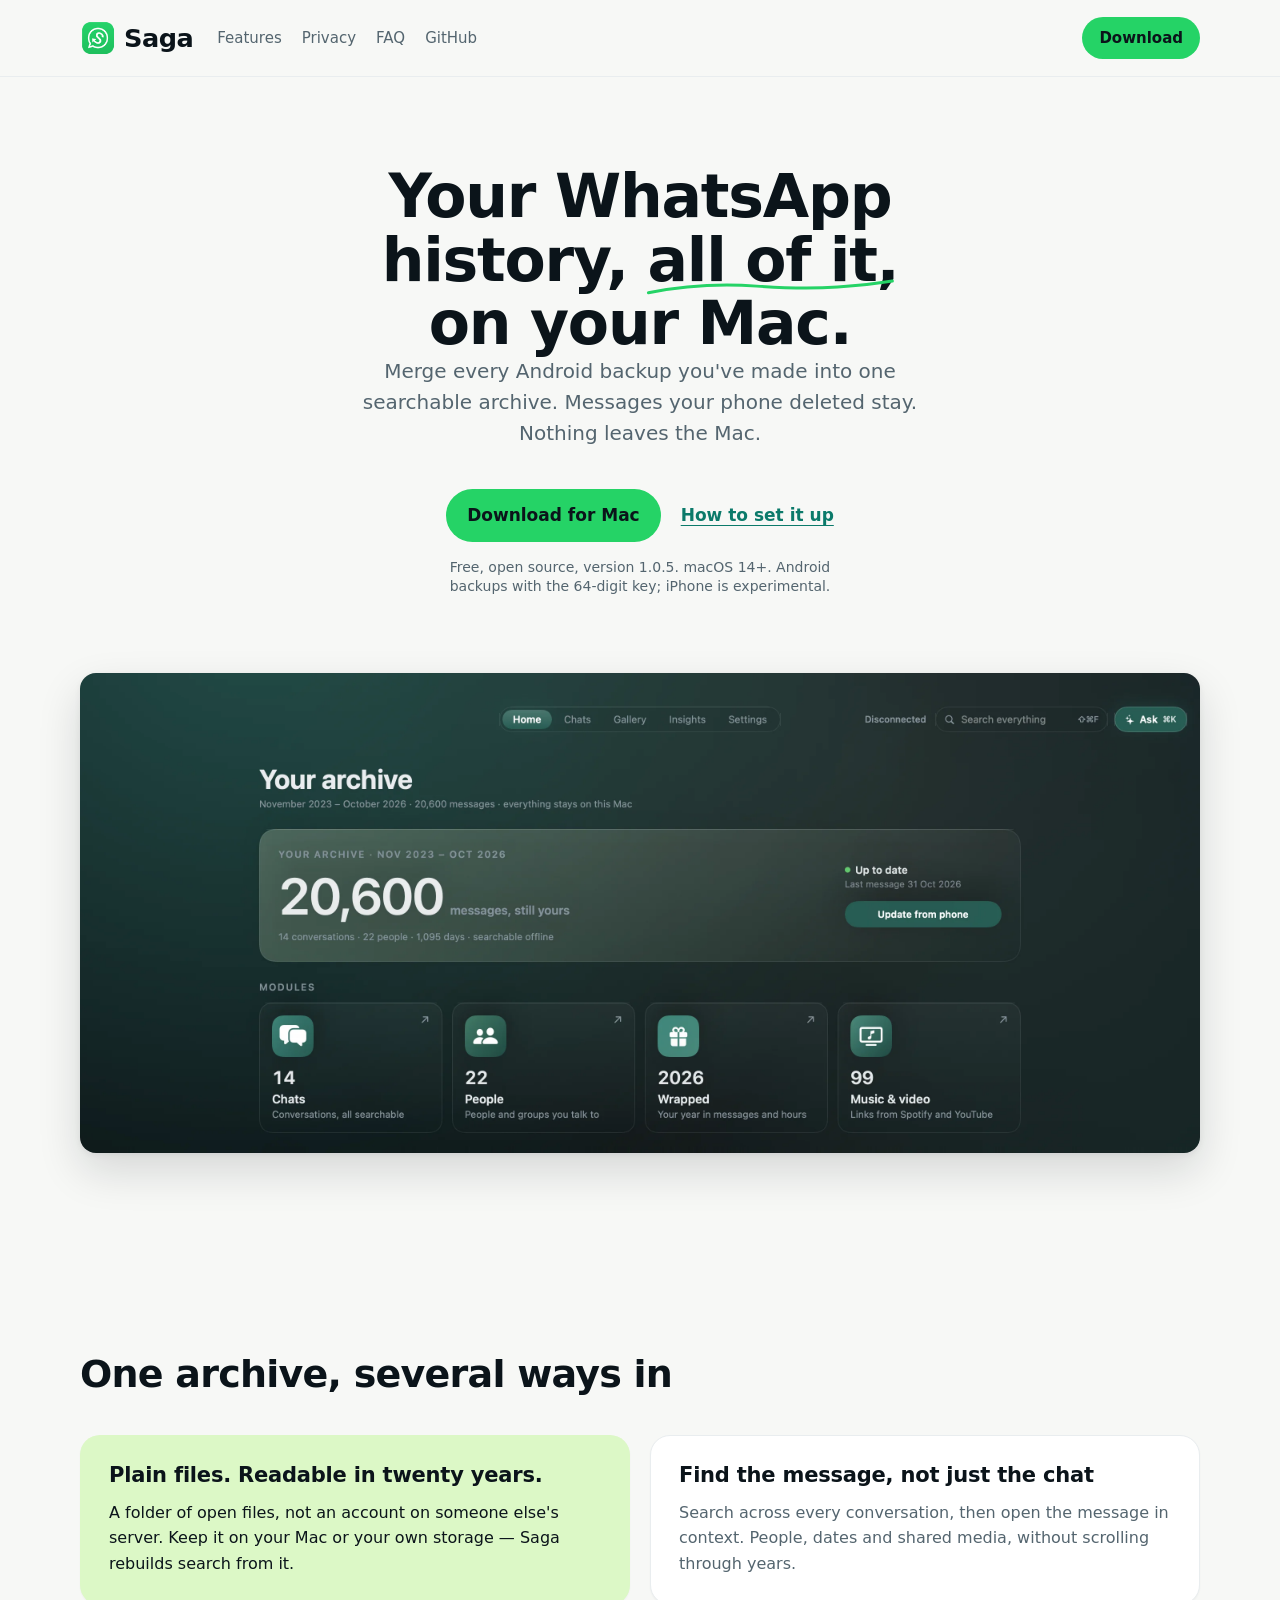
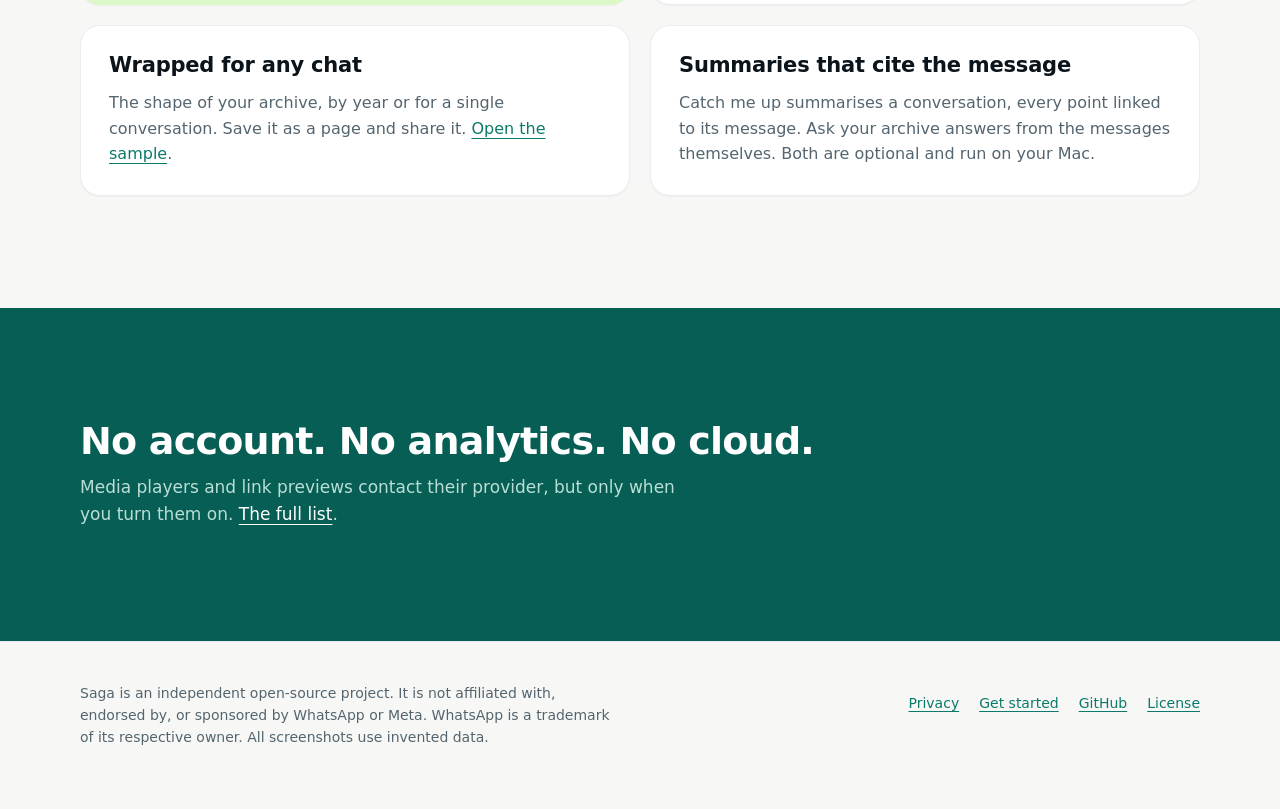
<file: index.html>
<!doctype html>
<html lang="en">
<head>
<meta charset="utf-8">
<meta name="viewport" content="width=device-width, initial-scale=1">
<title>Saga — Your WhatsApp history, all of it, on your Mac</title>
<meta name="description" content="Merge every Android WhatsApp backup into one searchable archive on your Mac. Messages your phone deleted stay. Nothing leaves the Mac.">
<meta name="color-scheme" content="light dark">
<meta name="theme-color" content="#f7f8f6" media="(prefers-color-scheme: light)">
<meta name="theme-color" content="#0B141A" media="(prefers-color-scheme: dark)">
<link rel="canonical" href="https://surajsunnysumanth.github.io/saga/">
<meta property="og:type" content="website">
<meta property="og:site_name" content="Saga">
<meta property="og:title" content="Saga — Your WhatsApp history, all of it, on your Mac">
<meta property="og:description" content="Merge every Android WhatsApp backup into one searchable archive on your Mac. Messages your phone deleted stay. Nothing leaves the Mac.">
<meta property="og:url" content="https://surajsunnysumanth.github.io/saga/">
<meta property="og:image" content="https://surajsunnysumanth.github.io/saga/assets/images/social.jpg">
<meta property="og:image:width" content="1200">
<meta property="og:image:height" content="630">
<meta name="twitter:card" content="summary_large_image">
<meta name="twitter:title" content="Saga — Your WhatsApp history, all of it, on your Mac">
<meta name="twitter:description" content="One local archive for every Android backup you've made. Searchable offline. Nothing uploaded.">
<meta name="twitter:image" content="https://surajsunnysumanth.github.io/saga/assets/images/social.jpg">
<link rel="icon" href="assets/favicon.png" type="image/png">
<link rel="apple-touch-icon" href="assets/apple-touch-icon.png">
<link rel="stylesheet" href="assets/site.css">
<script src="assets/site.js" defer></script>
</head>
<body>
<a class="skip-link" href="#main">Skip to content</a>
<header class="site-header"><div class="container">
<a class="brand" href="index.html"><img src="assets/favicon.png" alt="" width="36" height="36">Saga</a>
<nav aria-label="Main"><ul><li><a href="features.html">Features</a></li><li><a href="privacy.html">Privacy</a></li><li><a href="faq.html">FAQ</a></li><li><a href="https://github.com/surajsunnysumanth/saga">GitHub</a></li></ul></nav>
<a class="button header-cta" href="https://github.com/surajsunnysumanth/saga/releases/latest/download/Saga.dmg">Download</a>
</div></header>

<main id="main" tabindex="-1">
<section class="hero hero--home hero--stage"><div class="container">
<div class="hero-copy">
<h1>Your WhatsApp history, <span class="ink-mark">all of it,<svg class="ink-mark-svg" viewBox="0 0 220 14" preserveAspectRatio="none" aria-hidden="true" focusable="false"><path d="M3 10.6c31-6.4 63-8.3 95-6 25 1.8 48 2.4 71 .8 17-1.2 33-2.9 48-5.4"/></svg></span> on your Mac.</h1>
<p class="lead">Merge every Android backup you've made into one searchable archive. Messages your phone deleted stay. Nothing leaves the Mac.</p>
<div class="actions">
<a class="button" href="https://github.com/surajsunnysumanth/saga/releases/latest/download/Saga.dmg">Download for Mac</a>
<a class="text-link" href="get-started.html">How to set it up</a>
</div>
<p class="caption">Free, open source, version 1.0.5. macOS 14+. Android backups with the 64-digit key; iPhone is experimental.</p>
</div>
<figure class="screenshot screenshot--hero">
<img src="assets/images/hero.webp" width="1400" height="600" fetchpriority="high" decoding="async" alt="Saga's home screen: 20,600 messages across 14 conversations, the four archive modules and an up-to-date status.">
</figure>
</div></section>

<section id="capabilities"><div class="container">
<h2 class="section-heading">One archive, several ways in</h2>
<div class="card-grid">
<article class="card card--tint">
<h3>Plain files. Readable in twenty years.</h3>
<p>A folder of open files, not an account on someone else's server. Keep it on your Mac or your own storage — Saga rebuilds search from it.</p>
</article>
<article class="card">
<h3>Find the message, not just the chat</h3>
<p>Search across every conversation, then open the message in context. People, dates and shared media, without scrolling through years.</p>
</article>
<article class="card">
<h3>Wrapped for any chat</h3>
<p>The shape of your archive, by year or for a single conversation. Save it as a page and share it. <a href="features.html#live-demo">Open the sample</a>.</p>
</article>
<article class="card">
<h3>Summaries that cite the message</h3>
<p>Catch me up summarises a conversation, every point linked to its message. Ask your archive answers from the messages themselves. Both are optional and run on your Mac.</p>
</article>
</div>
</div></section>

<section id="privacy-promise" class="section--band"><div class="container">
<h2>No account. No analytics. No cloud.</h2>
<p>Media players and link previews contact their provider, but only when you turn them on. <a href="privacy.html">The full list</a>.</p>
</div></section>
</main>

<footer class="site-footer"><div class="container">
<p>Saga is an independent open-source project. It is not affiliated with, endorsed by, or sponsored by WhatsApp or Meta. WhatsApp is a trademark of its respective owner. All screenshots use invented data.</p>
<nav aria-label="Footer"><a href="privacy.html">Privacy</a><a href="get-started.html">Get started</a><a href="https://github.com/surajsunnysumanth/saga">GitHub</a><a href="https://github.com/surajsunnysumanth/saga/blob/main/LICENSE">License</a></nav>
</div></footer>
</body>
</html>
</file>
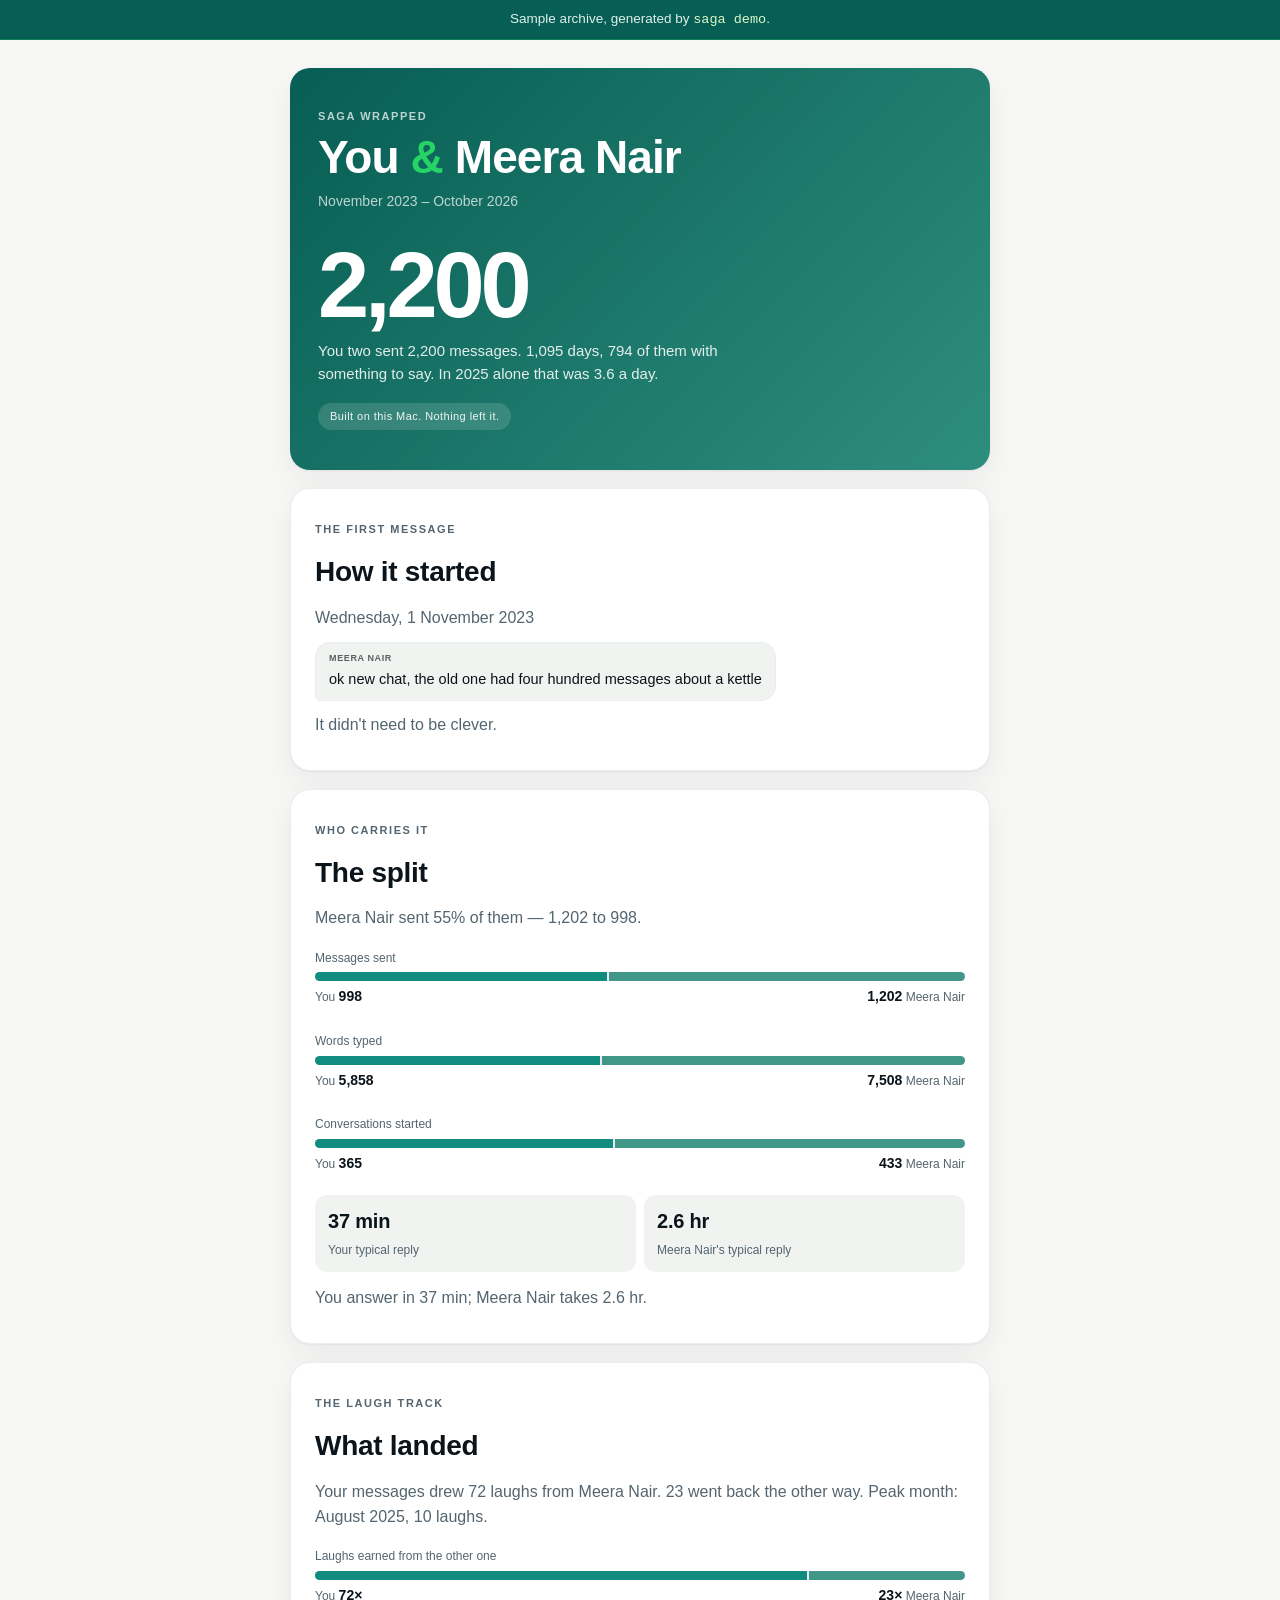
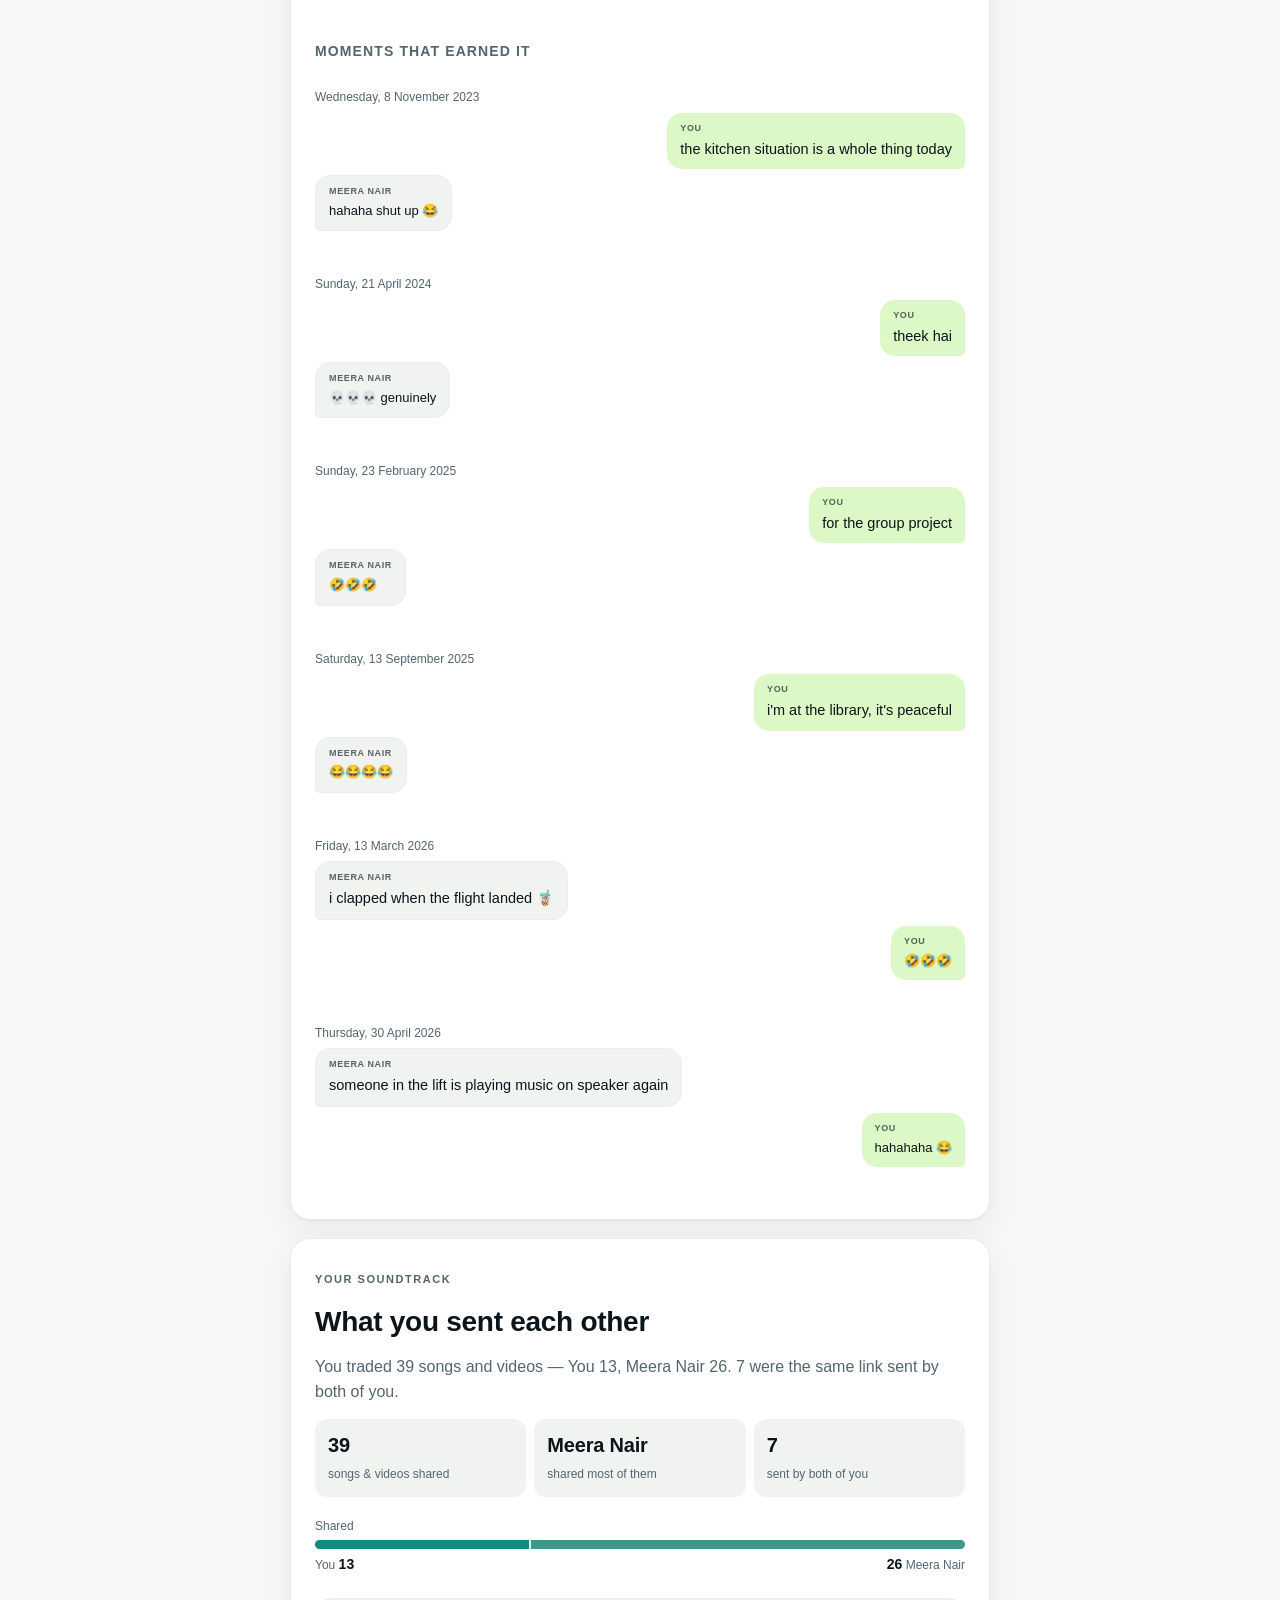
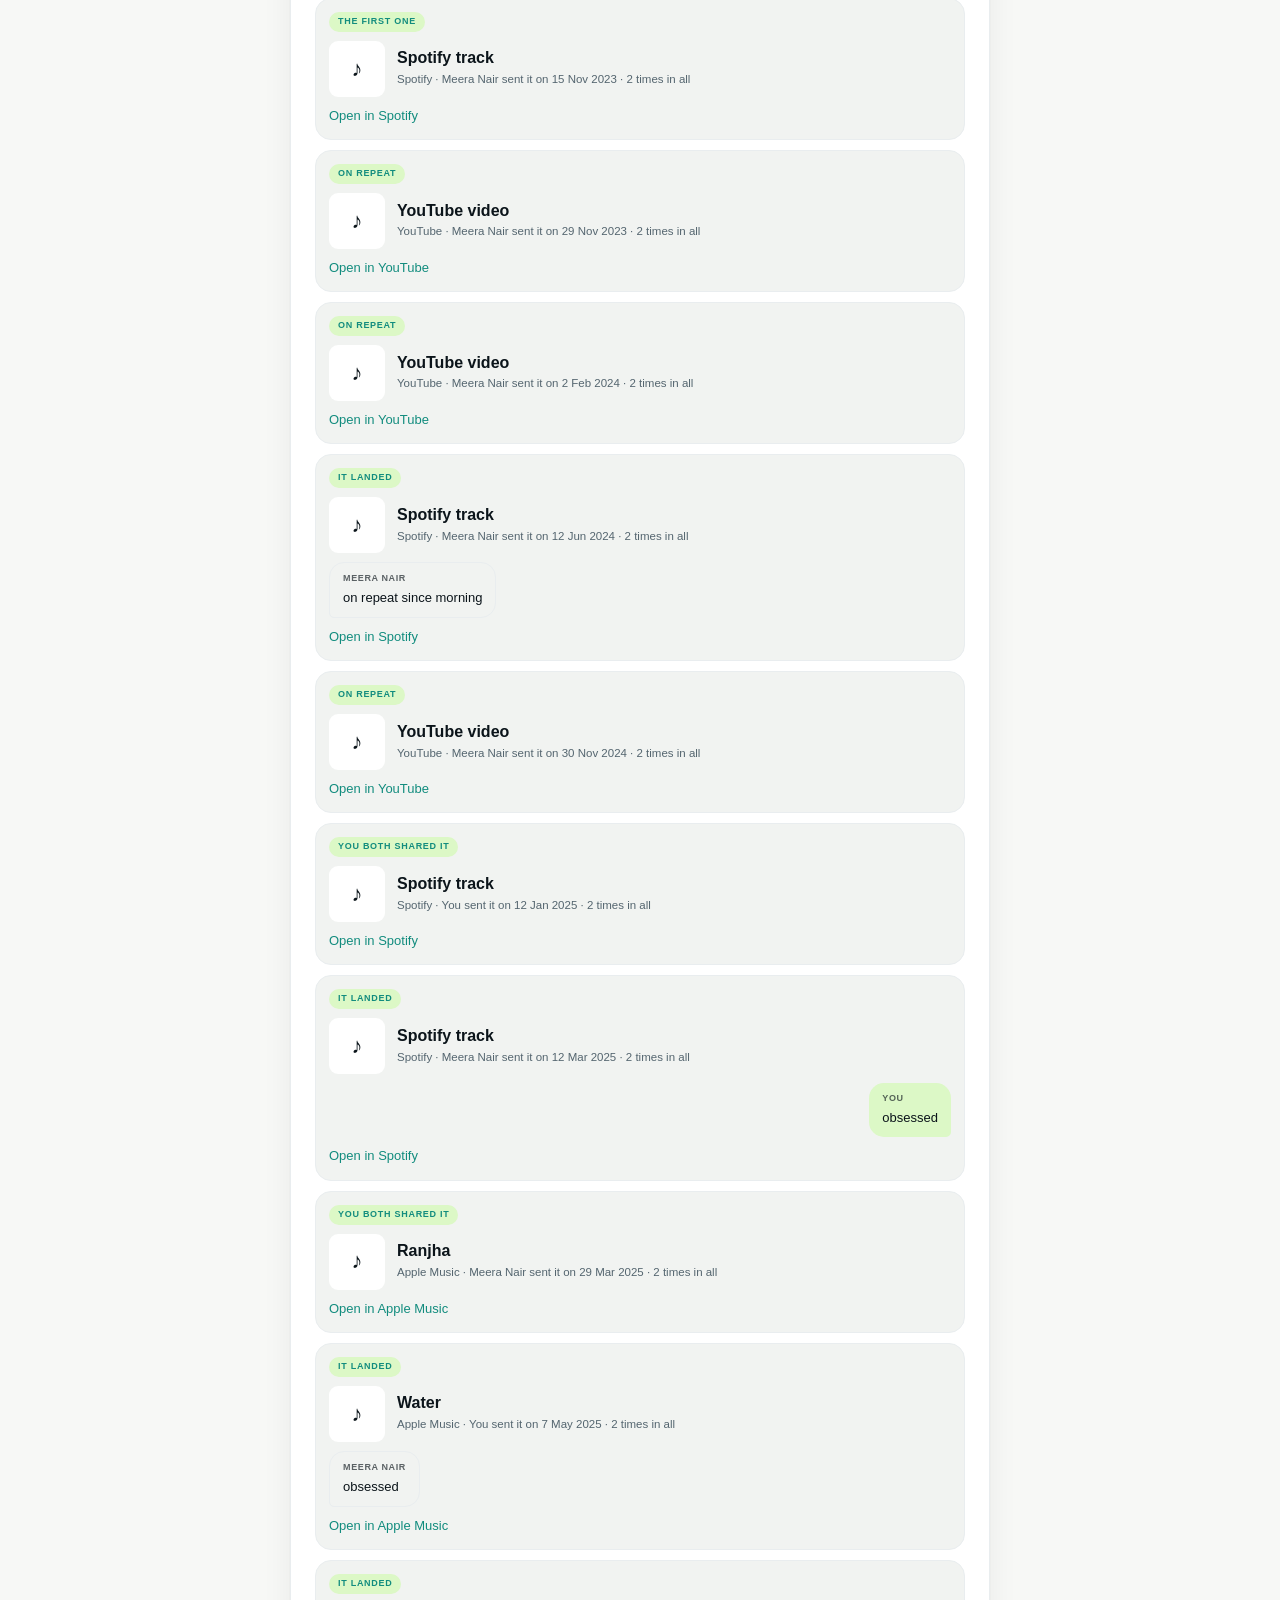
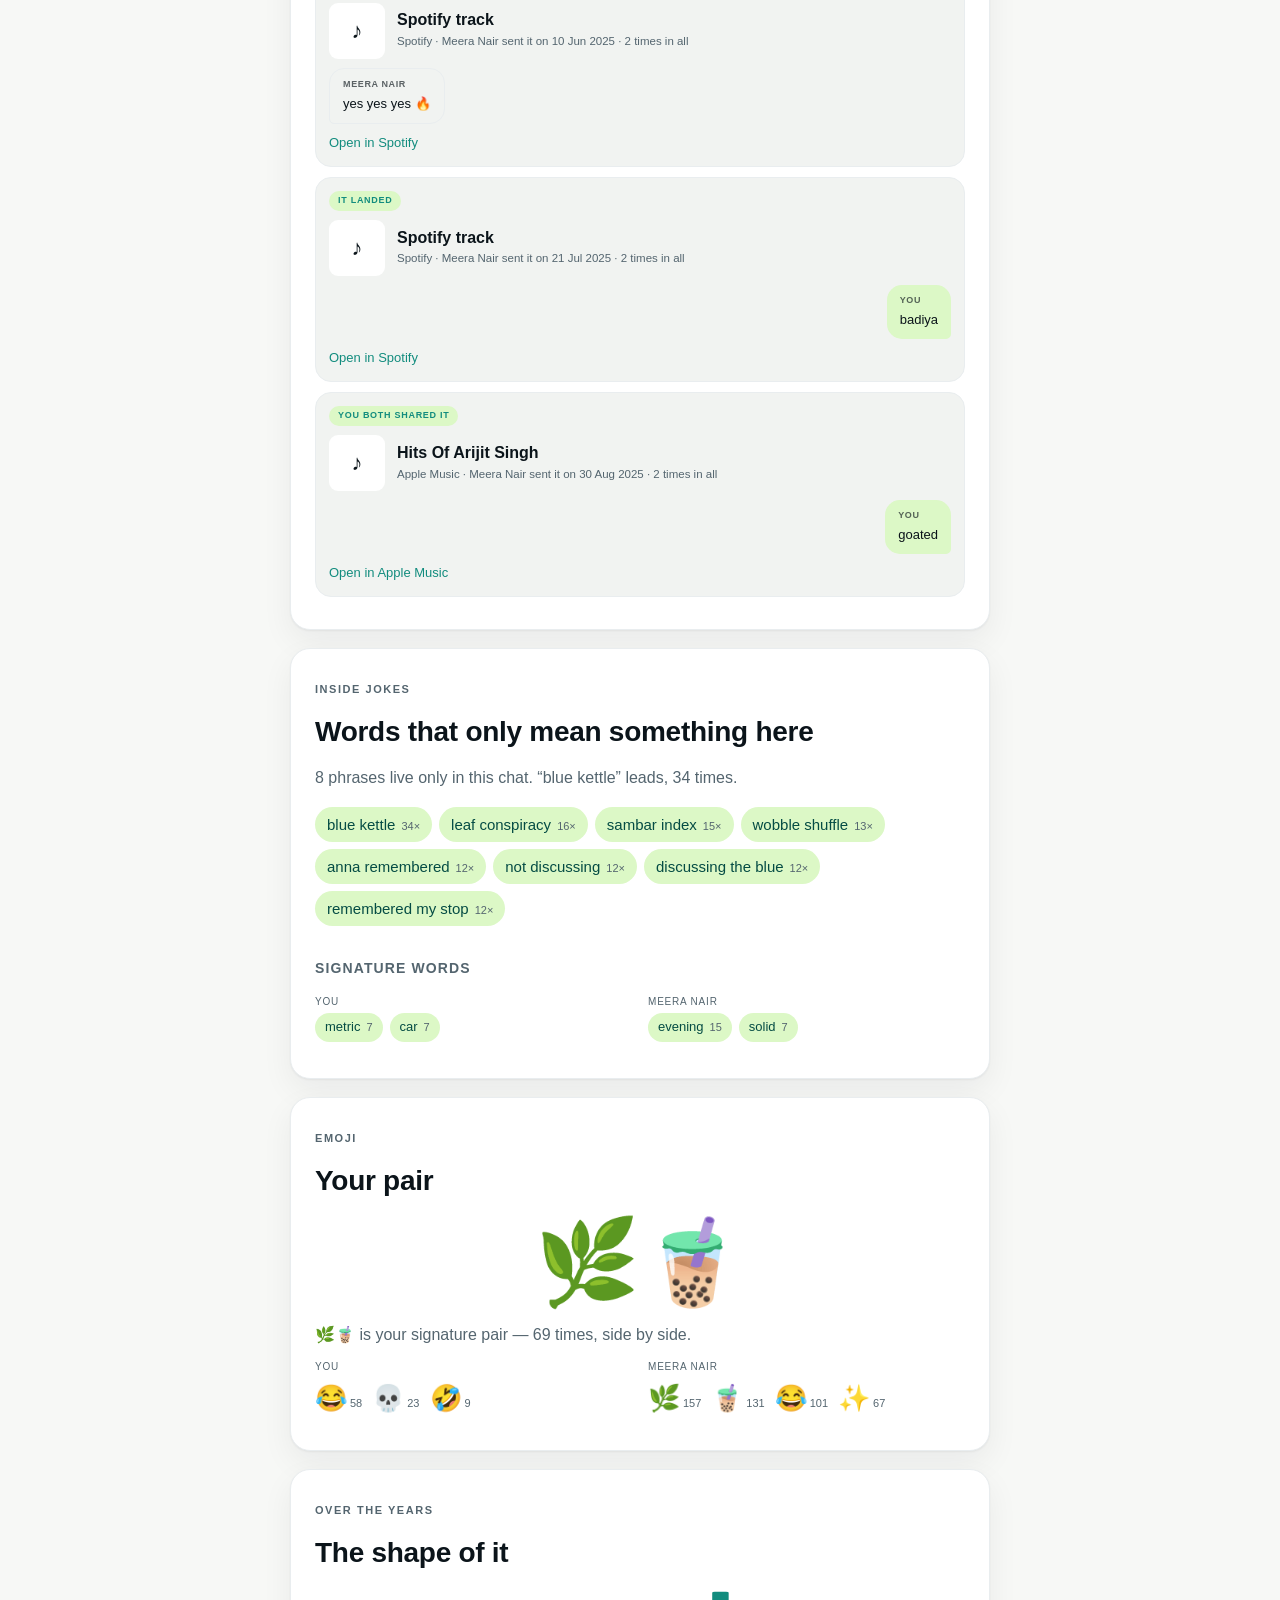
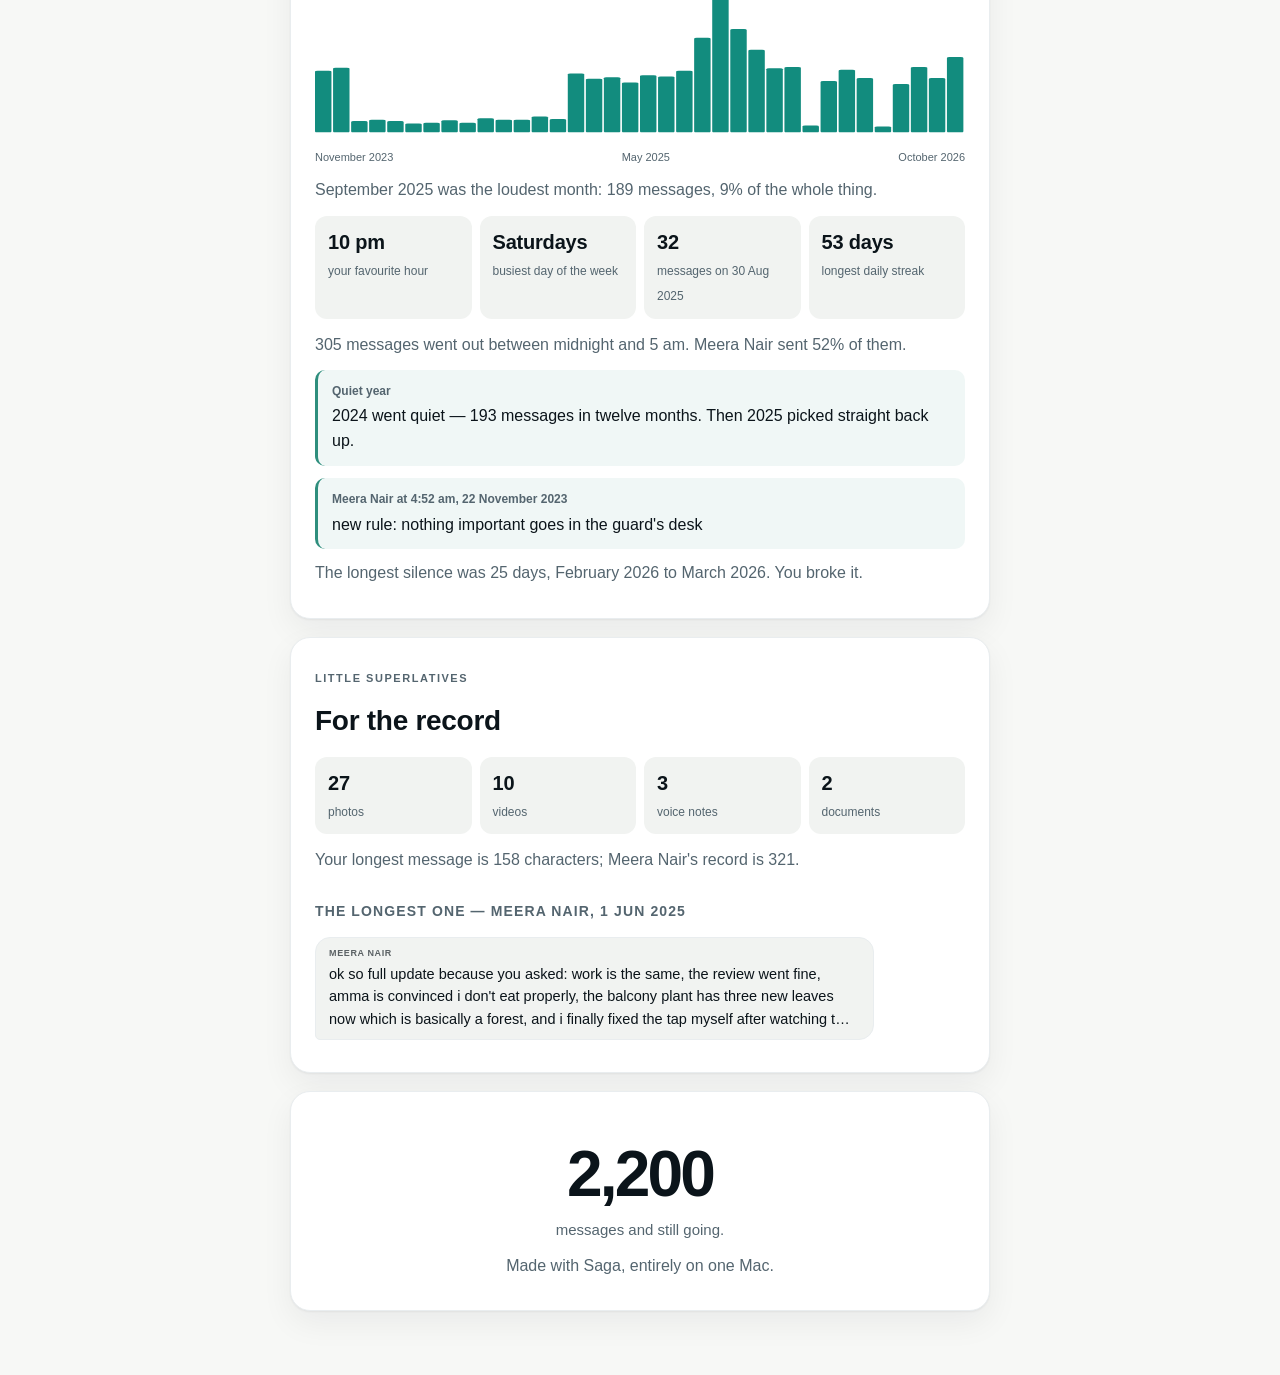
<file: demo/index.html>
<!doctype html><html lang="en"><head><meta charset="utf-8"><meta name="viewport" content="width=device-width,initial-scale=1">
<meta name="description" content="A sample per-person Wrapped page generated by Saga from its demo archive.">
<meta name="color-scheme" content="dark">
<meta name="robots" content="noindex">
<link rel="icon" href="../assets/favicon.png" type="image/png">

<title>You &amp; Meera Nair: Wrapped</title><style>:root { --teal:#075E54; --teal-deep:#054C44; --green:#25D366; --green-soft:#DCF8C6; --green-ink:#128C7E;
        --ink:#0B141A; --ink-soft:#54656F; --line:#E9EDEF; --paper:#F7F8F6; --surface:#fff; --field:#F1F3F1; --fern:#2E8E7D; }
* { box-sizing: border-box; }
body { margin:0; background:var(--paper); color:var(--ink);
       font:16px/1.55 -apple-system, BlinkMacSystemFont, "SF Pro Text", "Segoe UI", Roboto, sans-serif;
       -webkit-font-smoothing:antialiased; }
main { max-width:740px; margin:0 auto; padding:28px 20px 64px; display:flex; flex-direction:column; gap:18px; }
section { background:var(--surface); border:1px solid var(--line); border-radius:20px; padding:32px 24px;
          display:flex; flex-direction:column; gap:12px; box-shadow:0 1px 2px rgba(11,20,26,.05), 0 12px 32px rgba(11,20,26,.06); }
section.cover { background:linear-gradient(135deg, var(--teal) 0%, var(--fern) 100%); border:0; color:#fff;
                padding:40px 28px; gap:8px; }
section.outro { text-align:center; align-items:center; }
.eyebrow { letter-spacing:.14em; text-transform:uppercase; font-size:11px; font-weight:600; color:var(--ink-soft); }
.cover .eyebrow { color:rgba(255,255,255,.72); }
h1 { font-size:clamp(32px,7vw,46px); line-height:1.08; margin:0; letter-spacing:-.02em; font-weight:700; }
.amp { color:var(--green); }
h2 { font-size:clamp(22px,4.6vw,28px); margin:0; letter-spacing:-.01em; }
h3 { margin:16px 0 2px; font-size:14px; color:var(--ink-soft); font-weight:600; text-transform:uppercase; letter-spacing:.08em; }
.lead { color:rgba(255,255,255,.72); font-size:14px; margin:0; }
.big { font-size:clamp(56px,15vw,92px); font-weight:800; letter-spacing:-.045em; line-height:1; margin-top:18px;
       color:#fff; font-variant-numeric:tabular-nums; }
.big.small { font-size:64px; color:var(--ink); }
.sub { font-size:15px; color:rgba(255,255,255,.88); margin:0; max-width:52ch; }
.outro .sub { color:var(--ink-soft); }
.muted { color:var(--ink-soft); margin:0; }
.pill { align-self:flex-start; margin-top:10px; font-size:11px; letter-spacing:.04em;
        background:rgba(255,255,255,.14); border-radius:99px; padding:5px 12px; color:rgba(255,255,255,.92); }
.bubble { max-width:86%; padding:9px 13px; border-radius:15px; font-size:14.5px; white-space:pre-wrap; word-wrap:break-word; }
.bubble b { display:block; font-size:9px; letter-spacing:.07em; text-transform:uppercase; opacity:.65; margin-bottom:2px; }
.bubble.me { align-self:flex-end; background:var(--green-soft); color:var(--ink); border-bottom-right-radius:5px; }
.bubble.them { align-self:flex-start; background:var(--field); color:var(--ink); border:1px solid var(--line); border-bottom-left-radius:5px; }
.bubble.sm { font-size:13px; }
.vs { margin:6px 0; }
.vs-t { font-size:12px; color:var(--ink-soft); margin-bottom:5px; }
.bar { display:flex; height:9px; border-radius:99px; overflow:hidden; gap:2px; background:var(--line); }
.bar .a { background:var(--green-ink); } .bar .b { background:var(--fern); opacity:.9; }
.vs-l { display:flex; justify-content:space-between; font-size:12px; margin-top:5px; color:var(--ink-soft); }
.vs-l b { font-size:14px; color:var(--ink); font-variant-numeric:tabular-nums; }
.chips { display:flex; flex-wrap:wrap; gap:8px; margin:2px 0; }
.chip { background:var(--field); border-radius:12px; padding:11px 13px; min-width:126px; flex:1; }
.chip b { display:block; font-size:20px; letter-spacing:-.01em; font-variant-numeric:tabular-nums; }
.chip span { font-size:12px; color:var(--ink-soft); }
.moment { display:flex; flex-direction:column; gap:6px; margin:12px 0 20px; }
.when { font-size:12px; color:var(--ink-soft); }
.quote { background:rgba(46,142,125,.07); border-left:3px solid var(--fern); border-radius:10px;
         padding:12px 14px; display:flex; flex-direction:column; gap:4px; }
.quote b { font-size:12px; color:var(--ink-soft); font-weight:600; }
.tracks { display:flex; flex-direction:column; gap:10px; margin-top:4px; }
.track { background:var(--field); border:1px solid var(--line); border-radius:16px; padding:13px; display:flex; flex-direction:column; gap:9px; }
.role { align-self:flex-start; font-size:9px; letter-spacing:.08em; text-transform:uppercase; font-weight:700;
        color:var(--green-ink); background:var(--green-soft); padding:3px 9px; border-radius:99px; }
.trow { display:flex; gap:12px; align-items:center; }
.trow img, .ph { width:56px; height:56px; border-radius:9px; object-fit:cover; background:var(--surface);
                display:flex; align-items:center; justify-content:center; font-size:22px; flex:none; }
.ttitle { font-weight:650; line-height:1.3; } .tby { color:var(--ink-soft); font-size:13px; }
.tsub { font-size:11.5px; color:var(--ink-soft); margin-top:2px; }
.play, .jump { cursor:pointer; border:0; border-radius:99px; padding:6px 12px; font:inherit; font-size:12px;
               background:var(--green-soft); color:var(--teal-deep); font-weight:600; }
.jump { background:transparent; color:var(--green-ink); padding:4px 0; }
.open { color:var(--green-ink); font-size:13px; text-decoration:none; }
.player { display:flex; flex-wrap:wrap; align-items:center; gap:10px; }
.tags { display:flex; flex-wrap:wrap; gap:7px; margin:4px 0; }
.tag { background:var(--green-soft); border-radius:99px; padding:6px 12px; font-size:15px; color:var(--teal-deep); }
.tag.small { font-size:13px; padding:4px 10px; }
.tag i { font-style:normal; font-size:11px; color:var(--ink-soft); margin-left:6px; }
.two { display:grid; grid-template-columns:1fr 1fr; gap:16px; }
.who { font-size:10px; text-transform:uppercase; letter-spacing:.08em; color:var(--ink-soft); margin-bottom:3px; }
.emoji-big { font-size:84px; text-align:center; line-height:1.15; }
.emo { display:inline-block; font-size:26px; margin-right:10px; }
.emo i { font-style:normal; font-size:11px; color:var(--ink-soft); margin-left:3px; }
.chart { width:100%; height:150px; fill:var(--green-ink); }
.axis { display:flex; justify-content:space-between; font-size:11px; color:var(--ink-soft); }
.reveal { opacity:0; transform:translateY(16px); transition:opacity .6s ease, transform .6s ease; }
.reveal.in { opacity:1; transform:none; }
@media (prefers-reduced-motion: reduce) { .reveal { opacity:1; transform:none; transition:none; } }
@media print { .reveal { opacity:1 !important; transform:none !important; } .play, .jump { display:none; }
               main { gap:0; padding:0; } section { break-inside:avoid; border-radius:0; box-shadow:none; } }
@media (max-width:460px) { .two { grid-template-columns:1fr; } }</style><style>
/* Website additions: the reveal animation is dropped for the hosted copy, so
   every section is visible without JavaScript, and a provenance band sits at
   the top of the page. */
.reveal { opacity: 1 !important; transform: none !important; }
.sample-band {
  position: sticky; top: 0; z-index: 5;
  padding: 10px 18px; font-size: 13.5px; line-height: 1.35; text-align: center;
  color: #dff1ec; background: #075E54; border-bottom: 1px solid rgba(37, 211, 102, 0.28);
}
.sample-band code { color: #DCF8C6; }
</style>
</head><body>
<div class="sample-band" role="note">Sample archive, generated by <code>saga demo</code>.</div>
<main tabindex="0" aria-label="Sample Wrapped page"><section class="cover"><div class="eyebrow">Saga Wrapped</div>
<h1>You <span class="amp">&amp;</span> Meera Nair</h1>
<p class="lead">November 2023 – October 2026</p>
<div class="big">2,200</div><p class="sub">You two sent 2,200 messages. 1,095 days, 794 of them with something to say. In 2025 alone that was 3.6 a day.</p>
<div class="pill">Built on this Mac. Nothing left it.</div></section><section ><div class="eyebrow">The first message</div><h2>How it started</h2>
<p class="muted">Wednesday, 1 November 2023</p>
<div class="bubble them"><b>Meera Nair</b>ok new chat, the old one had four hundred messages about a kettle</div>
<p class="muted">It didn't need to be clever.</p></section><section ><div class="eyebrow">Who carries it</div><h2>The split</h2>
<p class="muted">Meera Nair sent 55% of them — 1,202 to 998.</p>
<div class="vs"><div class="vs-t">Messages sent</div>
<div class="bar"><span class="a" style="width:45%"></span><span class="b" style="width:55%"></span></div>
<div class="vs-l"><span>You <b>998</b></span><span><b>1,202</b> Meera Nair</span></div></div><div class="vs"><div class="vs-t">Words typed</div>
<div class="bar"><span class="a" style="width:44%"></span><span class="b" style="width:56%"></span></div>
<div class="vs-l"><span>You <b>5,858</b></span><span><b>7,508</b> Meera Nair</span></div></div><div class="vs"><div class="vs-t">Conversations started</div>
<div class="bar"><span class="a" style="width:46%"></span><span class="b" style="width:54%"></span></div>
<div class="vs-l"><span>You <b>365</b></span><span><b>433</b> Meera Nair</span></div></div>
<div class="chips">
<div class="chip"><b>37 min</b><span>Your typical reply</span></div>
<div class="chip"><b>2.6 hr</b><span>Meera Nair's typical reply</span></div>
</div>
<p class="muted">You answer in 37 min; Meera Nair takes 2.6 hr.</p></section><section ><div class="eyebrow">The laugh track</div><h2>What landed</h2>
<p class="muted">Your messages drew 72 laughs from Meera Nair. 23 went back the other way. Peak month: August 2025, 10 laughs.</p>
<div class="vs"><div class="vs-t">Laughs earned from the other one</div>
<div class="bar"><span class="a" style="width:76%"></span><span class="b" style="width:24%"></span></div>
<div class="vs-l"><span>You <b>72×</b></span><span><b>23×</b> Meera Nair</span></div></div>
<h3>Moments that earned it</h3><div class="moment"><div class="when">Wednesday, 8 November 2023</div>
<div class="bubble me"><b>You</b>the kitchen situation is a whole thing today</div>
<div class="bubble them sm"><b>Meera Nair</b>hahaha shut up 😂</div>
</div><div class="moment"><div class="when">Sunday, 21 April 2024</div>
<div class="bubble me"><b>You</b>theek hai</div>
<div class="bubble them sm"><b>Meera Nair</b>💀💀💀 genuinely</div>
</div><div class="moment"><div class="when">Sunday, 23 February 2025</div>
<div class="bubble me"><b>You</b>for the group project</div>
<div class="bubble them sm"><b>Meera Nair</b>🤣🤣🤣</div>
</div><div class="moment"><div class="when">Saturday, 13 September 2025</div>
<div class="bubble me"><b>You</b>i'm at the library, it's peaceful</div>
<div class="bubble them sm"><b>Meera Nair</b>😂😂😂😂</div>
</div><div class="moment"><div class="when">Friday, 13 March 2026</div>
<div class="bubble them"><b>Meera Nair</b>i clapped when the flight landed 🧋</div>
<div class="bubble me sm"><b>You</b>🤣🤣🤣</div>
</div><div class="moment"><div class="when">Thursday, 30 April 2026</div>
<div class="bubble them"><b>Meera Nair</b>someone in the lift is playing music on speaker again</div>
<div class="bubble me sm"><b>You</b>hahahaha 😂</div>
</div></section><section ><div class="eyebrow">Your soundtrack</div><h2>What you sent each other</h2>
<p class="muted">You traded 39 songs and videos — You 13, Meera Nair 26. 7 were the same link sent by both of you.</p>
<div class="chips"><div class="chip"><b>39</b><span>songs &amp; videos shared</span></div><div class="chip"><b>Meera Nair</b><span>shared most of them</span></div><div class="chip"><b>7</b><span>sent by both of you</span></div></div>
<div class="vs"><div class="vs-t">Shared</div>
<div class="bar"><span class="a" style="width:33%"></span><span class="b" style="width:67%"></span></div>
<div class="vs-l"><span>You <b>13</b></span><span><b>26</b> Meera Nair</span></div></div>
<div class="tracks"><div class="track"><div class="role">The first one</div>
<div class="trow"><div class="ph">♪</div>
<div class="tmeta"><div class="ttitle">Spotify track</div>
<div class="tsub">Spotify · Meera Nair sent it on 15 Nov 2023 · 2 times in all</div></div></div>

<div id="p0" class="player"><span class="open">Open in Spotify</span> </div></div><div class="track"><div class="role">On repeat</div>
<div class="trow"><div class="ph">♪</div>
<div class="tmeta"><div class="ttitle">YouTube video</div>
<div class="tsub">YouTube · Meera Nair sent it on 29 Nov 2023 · 2 times in all</div></div></div>

<div id="p1" class="player"><span class="open">Open in YouTube</span> </div></div><div class="track"><div class="role">On repeat</div>
<div class="trow"><div class="ph">♪</div>
<div class="tmeta"><div class="ttitle">YouTube video</div>
<div class="tsub">YouTube · Meera Nair sent it on 2 Feb 2024 · 2 times in all</div></div></div>

<div id="p2" class="player"><span class="open">Open in YouTube</span> </div></div><div class="track"><div class="role">It landed</div>
<div class="trow"><div class="ph">♪</div>
<div class="tmeta"><div class="ttitle">Spotify track</div>
<div class="tsub">Spotify · Meera Nair sent it on 12 Jun 2024 · 2 times in all</div></div></div>
<div class="bubble them sm"><b>Meera Nair</b>on repeat since morning</div>
<div id="p3" class="player"><span class="open">Open in Spotify</span> </div></div><div class="track"><div class="role">On repeat</div>
<div class="trow"><div class="ph">♪</div>
<div class="tmeta"><div class="ttitle">YouTube video</div>
<div class="tsub">YouTube · Meera Nair sent it on 30 Nov 2024 · 2 times in all</div></div></div>

<div id="p4" class="player"><span class="open">Open in YouTube</span> </div></div><div class="track"><div class="role">You both shared it</div>
<div class="trow"><div class="ph">♪</div>
<div class="tmeta"><div class="ttitle">Spotify track</div>
<div class="tsub">Spotify · You sent it on 12 Jan 2025 · 2 times in all</div></div></div>

<div id="p5" class="player"><span class="open">Open in Spotify</span> </div></div><div class="track"><div class="role">It landed</div>
<div class="trow"><div class="ph">♪</div>
<div class="tmeta"><div class="ttitle">Spotify track</div>
<div class="tsub">Spotify · Meera Nair sent it on 12 Mar 2025 · 2 times in all</div></div></div>
<div class="bubble me sm"><b>You</b>obsessed</div>
<div id="p6" class="player"><span class="open">Open in Spotify</span> </div></div><div class="track"><div class="role">You both shared it</div>
<div class="trow"><div class="ph">♪</div>
<div class="tmeta"><div class="ttitle">Ranjha</div>
<div class="tsub">Apple Music · Meera Nair sent it on 29 Mar 2025 · 2 times in all</div></div></div>

<div id="p7" class="player"><span class="open">Open in Apple Music</span> </div></div><div class="track"><div class="role">It landed</div>
<div class="trow"><div class="ph">♪</div>
<div class="tmeta"><div class="ttitle">Water</div>
<div class="tsub">Apple Music · You sent it on 7 May 2025 · 2 times in all</div></div></div>
<div class="bubble them sm"><b>Meera Nair</b>obsessed</div>
<div id="p8" class="player"><span class="open">Open in Apple Music</span> </div></div><div class="track"><div class="role">It landed</div>
<div class="trow"><div class="ph">♪</div>
<div class="tmeta"><div class="ttitle">Spotify track</div>
<div class="tsub">Spotify · Meera Nair sent it on 10 Jun 2025 · 2 times in all</div></div></div>
<div class="bubble them sm"><b>Meera Nair</b>yes yes yes 🔥</div>
<div id="p9" class="player"><span class="open">Open in Spotify</span> </div></div><div class="track"><div class="role">It landed</div>
<div class="trow"><div class="ph">♪</div>
<div class="tmeta"><div class="ttitle">Spotify track</div>
<div class="tsub">Spotify · Meera Nair sent it on 21 Jul 2025 · 2 times in all</div></div></div>
<div class="bubble me sm"><b>You</b>badiya</div>
<div id="p10" class="player"><span class="open">Open in Spotify</span> </div></div><div class="track"><div class="role">You both shared it</div>
<div class="trow"><div class="ph">♪</div>
<div class="tmeta"><div class="ttitle">Hits Of Arijit Singh</div>
<div class="tsub">Apple Music · Meera Nair sent it on 30 Aug 2025 · 2 times in all</div></div></div>
<div class="bubble me sm"><b>You</b>goated</div>
<div id="p11" class="player"><span class="open">Open in Apple Music</span> </div></div></div></section><section ><div class="eyebrow">Inside jokes</div><h2>Words that only mean something here</h2>
<p class="muted">8 phrases live only in this chat. “blue kettle” leads, 34 times.</p>
<div class="tags"><span class="tag">blue kettle<i>34×</i></span><span class="tag">leaf conspiracy<i>16×</i></span><span class="tag">sambar index<i>15×</i></span><span class="tag">wobble shuffle<i>13×</i></span><span class="tag">anna remembered<i>12×</i></span><span class="tag">not discussing<i>12×</i></span><span class="tag">discussing the blue<i>12×</i></span><span class="tag">remembered my stop<i>12×</i></span></div>
<h3>Signature words</h3><div class="two"><div><div class="who">You</div><div class="tags"><span class="tag small">metric<i>7</i></span><span class="tag small">car<i>7</i></span></div></div><div><div class="who">Meera Nair</div><div class="tags"><span class="tag small">evening<i>15</i></span><span class="tag small">solid<i>7</i></span></div></div></div></section><section ><div class="eyebrow">Emoji</div><h2>Your pair</h2>
<div class="emoji-big">🌿🧋</div>
<p class="muted">🌿🧋 is your signature pair — 69 times, side by side.</p>
<div class="two"><div><div class="who">You</div><span class="emo">😂<i>58</i></span><span class="emo">💀<i>23</i></span><span class="emo">🤣<i>9</i></span></div><div><div class="who">Meera Nair</div><span class="emo">🌿<i>157</i></span><span class="emo">🧋<i>131</i></span><span class="emo">😂<i>101</i></span><span class="emo">✨<i>67</i></span></div></div></section><section ><div class="eyebrow">Over the years</div><h2>The shape of it</h2>
<svg class="chart" viewBox="0 0 100 64" preserveAspectRatio="none"><rect x="0.00" y="35.7" width="2.53" height="26.3" rx="0.4"><title>November 2023: 83</title></rect><rect x="2.78" y="34.4" width="2.53" height="27.6" rx="0.4"><title>December 2023: 87</title></rect><rect x="5.56" y="57.2" width="2.53" height="4.8" rx="0.4"><title>January 2024: 15</title></rect><rect x="8.33" y="56.6" width="2.53" height="5.4" rx="0.4"><title>February 2024: 17</title></rect><rect x="11.11" y="57.2" width="2.53" height="4.8" rx="0.4"><title>March 2024: 15</title></rect><rect x="13.89" y="58.2" width="2.53" height="3.8" rx="0.4"><title>April 2024: 12</title></rect><rect x="16.67" y="57.9" width="2.53" height="4.1" rx="0.4"><title>May 2024: 13</title></rect><rect x="19.44" y="56.9" width="2.53" height="5.1" rx="0.4"><title>June 2024: 16</title></rect><rect x="22.22" y="57.9" width="2.53" height="4.1" rx="0.4"><title>July 2024: 13</title></rect><rect x="25.00" y="56.0" width="2.53" height="6.0" rx="0.4"><title>August 2024: 19</title></rect><rect x="27.78" y="56.6" width="2.53" height="5.4" rx="0.4"><title>September 2024: 17</title></rect><rect x="30.56" y="56.6" width="2.53" height="5.4" rx="0.4"><title>October 2024: 17</title></rect><rect x="33.33" y="55.3" width="2.53" height="6.7" rx="0.4"><title>November 2024: 21</title></rect><rect x="36.11" y="56.3" width="2.53" height="5.7" rx="0.4"><title>December 2024: 18</title></rect><rect x="38.89" y="36.9" width="2.53" height="25.1" rx="0.4"><title>January 2025: 79</title></rect><rect x="41.67" y="39.1" width="2.53" height="22.9" rx="0.4"><title>February 2025: 72</title></rect><rect x="44.44" y="38.5" width="2.53" height="23.5" rx="0.4"><title>March 2025: 74</title></rect><rect x="47.22" y="40.7" width="2.53" height="21.3" rx="0.4"><title>April 2025: 67</title></rect><rect x="50.00" y="37.6" width="2.53" height="24.4" rx="0.4"><title>May 2025: 77</title></rect><rect x="52.78" y="38.2" width="2.53" height="23.8" rx="0.4"><title>June 2025: 75</title></rect><rect x="55.56" y="35.7" width="2.53" height="26.3" rx="0.4"><title>July 2025: 83</title></rect><rect x="58.33" y="21.7" width="2.53" height="40.3" rx="0.4"><title>August 2025: 127</title></rect><rect x="61.11" y="2.0" width="2.53" height="60.0" rx="0.4"><title>September 2025: 189</title></rect><rect x="63.89" y="17.9" width="2.53" height="44.1" rx="0.4"><title>October 2025: 139</title></rect><rect x="66.67" y="26.8" width="2.53" height="35.2" rx="0.4"><title>November 2025: 111</title></rect><rect x="69.44" y="34.7" width="2.53" height="27.3" rx="0.4"><title>December 2025: 86</title></rect><rect x="72.22" y="34.1" width="2.53" height="27.9" rx="0.4"><title>January 2026: 88</title></rect><rect x="75.00" y="59.1" width="2.53" height="2.9" rx="0.4"><title>February 2026: 9</title></rect><rect x="77.78" y="40.1" width="2.53" height="21.9" rx="0.4"><title>March 2026: 69</title></rect><rect x="80.56" y="35.3" width="2.53" height="26.7" rx="0.4"><title>April 2026: 84</title></rect><rect x="83.33" y="38.8" width="2.53" height="23.2" rx="0.4"><title>May 2026: 73</title></rect><rect x="86.11" y="59.5" width="2.53" height="2.5" rx="0.4"><title>June 2026: 8</title></rect><rect x="88.89" y="41.4" width="2.53" height="20.6" rx="0.4"><title>July 2026: 65</title></rect><rect x="91.67" y="34.1" width="2.53" height="27.9" rx="0.4"><title>August 2026: 88</title></rect><rect x="94.44" y="38.8" width="2.53" height="23.2" rx="0.4"><title>September 2026: 73</title></rect><rect x="97.22" y="29.9" width="2.53" height="32.1" rx="0.4"><title>October 2026: 101</title></rect></svg><div class="axis"><span>November 2023</span><span>May 2025</span><span>October 2026</span></div>
<p class="muted">September 2025 was the loudest month: 189 messages, 9% of the whole thing.</p>
<div class="chips"><div class="chip"><b>10 pm</b><span>your favourite hour</span></div><div class="chip"><b>Saturdays</b><span>busiest day of the week</span></div><div class="chip"><b>32</b><span>messages on 30 Aug 2025</span></div><div class="chip"><b>53 days</b><span>longest daily streak</span></div></div>
<p class="muted">305 messages went out between midnight and 5 am. Meera Nair sent 52% of them.</p>
<div class="quote"><b>Quiet year</b>2024 went quiet — 193 messages in twelve months. Then 2025 picked straight back up.</div><div class="quote"><b>Meera Nair at 4:52 am, 22 November 2023</b>
new rule: nothing important goes in the guard's desk</div>
<p class="muted">The longest silence was 25 days, February 2026 to March 2026. You broke it.</p>
</section><section ><div class="eyebrow">Little superlatives</div><h2>For the record</h2>
<div class="chips"><div class="chip"><b>27</b><span>photos</span></div><div class="chip"><b>10</b><span>videos</span></div><div class="chip"><b>3</b><span>voice notes</span></div><div class="chip"><b>2</b><span>documents</span></div></div><p class="muted">Your longest message is 158 characters; Meera Nair's record is 321.</p><h3>The longest one — Meera Nair, 1 Jun 2025</h3><div class="bubble them"><b>Meera Nair</b>ok so full update because you asked: work is the same, the review went fine, amma is convinced i don't eat properly, the balcony plant has three new leaves now which is basically a forest, and i finally fixed the tap myself after watching t…</div></section>
<section class="outro"><div class="big small">2,200</div><p class="sub">messages and still going.</p><p class="muted">Made with Saga, entirely on one Mac.</p></section></main>
</body></html>
</file>
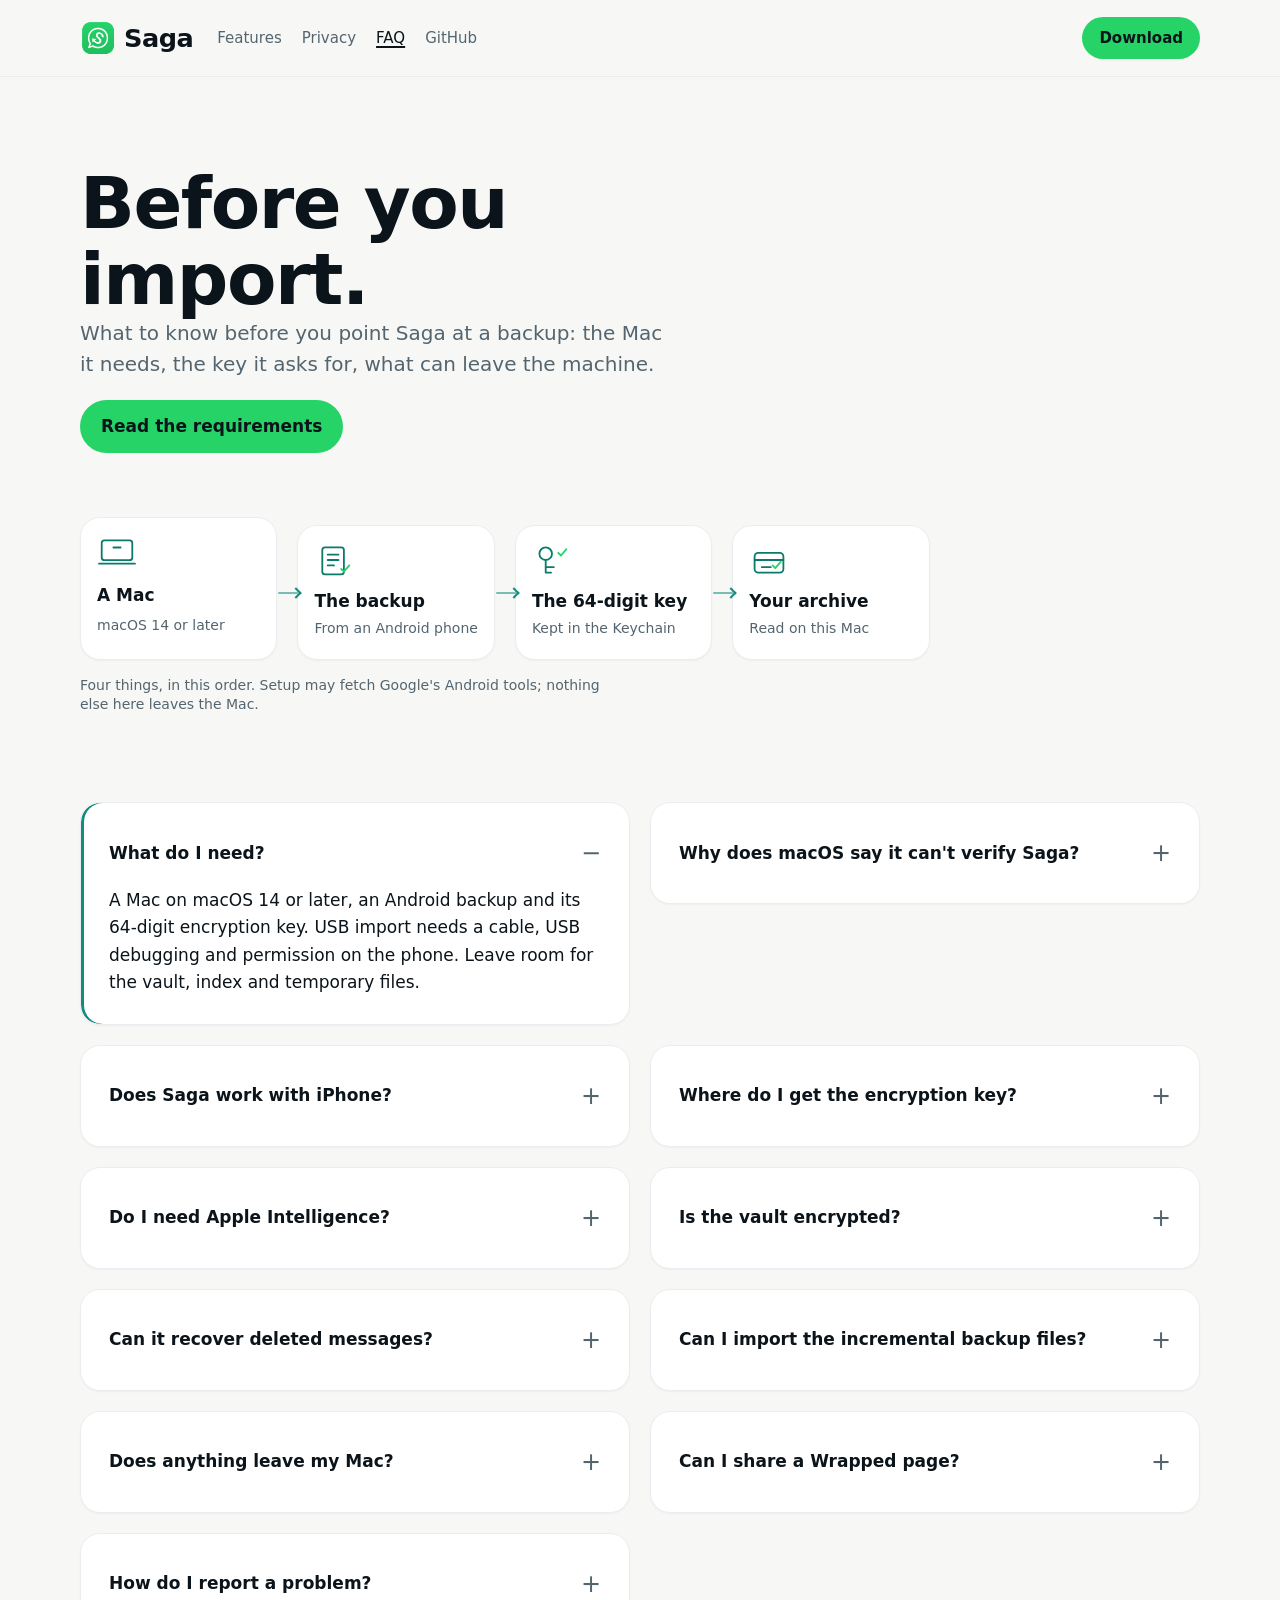
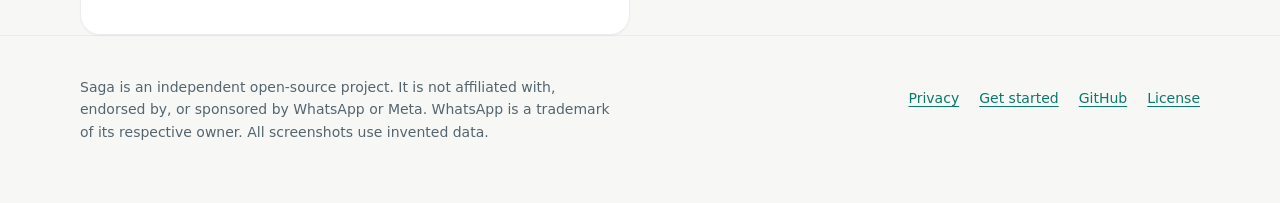
<file: faq.html>
<!doctype html>
<html lang="en">
<head>
<meta charset="utf-8">
<meta name="viewport" content="width=device-width, initial-scale=1">
<title>FAQ — Saga</title>
<meta name="description" content="Answers on Mac requirements, Android backups, iPhone status, the 64-digit key, AI, encryption, deleted messages and sharing.">
<meta name="color-scheme" content="light dark">
<meta name="theme-color" content="#f7f8f6" media="(prefers-color-scheme: light)">
<meta name="theme-color" content="#0B141A" media="(prefers-color-scheme: dark)">
<link rel="canonical" href="https://surajsunnysumanth.github.io/saga/faq.html">
<meta property="og:type" content="website">
<meta property="og:site_name" content="Saga">
<meta property="og:title" content="FAQ — Saga">
<meta property="og:description" content="Mac requirements, Android backups, iPhone status, the 64-digit key, encryption, deleted messages and sharing.">
<meta property="og:url" content="https://surajsunnysumanth.github.io/saga/faq.html">
<meta property="og:image" content="https://surajsunnysumanth.github.io/saga/assets/images/social.jpg">
<meta property="og:image:width" content="1200">
<meta property="og:image:height" content="630">
<meta name="twitter:card" content="summary_large_image">
<meta name="twitter:title" content="FAQ — Saga">
<meta name="twitter:description" content="The questions people ask before importing their WhatsApp history.">
<meta name="twitter:image" content="https://surajsunnysumanth.github.io/saga/assets/images/social.jpg">
<link rel="icon" href="assets/favicon.png" type="image/png">
<link rel="apple-touch-icon" href="assets/apple-touch-icon.png">
<link rel="stylesheet" href="assets/site.css">
<script src="assets/site.js" defer></script>
</head>
<body>
<a class="skip-link" href="#main">Skip to content</a>
<header class="site-header"><div class="container">
<a class="brand" href="index.html"><img src="assets/favicon.png" alt="" width="36" height="36">Saga</a>
<nav aria-label="Main"><ul><li><a href="features.html">Features</a></li><li><a href="privacy.html">Privacy</a></li><li><a href="faq.html" aria-current="page">FAQ</a></li><li><a href="https://github.com/surajsunnysumanth/saga">GitHub</a></li></ul></nav>
<a class="button header-cta" href="https://github.com/surajsunnysumanth/saga/releases/latest/download/Saga.dmg">Download</a>
</div></header>

<main id="main" tabindex="-1">
<section class="hero hero--page hero--solo"><div class="container">
<div class="hero-copy">
<h1>Before you import.</h1>
<p class="lead">What to know before you point Saga at a backup: the Mac it needs, the key it asks for, what can leave the machine.</p>
<div class="actions"><a class="button" href="get-started.html#requirements">Read the requirements</a></div>
</div>

<figure class="faq-map">
<ol class="faq-map-track" role="list">
<li class="faq-map-step" style="--i:0">
<span class="faq-map-art" aria-hidden="true"><svg viewBox="0 0 44 40" fill="none" stroke="currentColor" stroke-width="2" stroke-linecap="round" stroke-linejoin="round"><rect x="5" y="7" width="34" height="22" rx="3"/><path d="M2 33h40M18 15h8"/></svg></span>
<b>A Mac</b>
<span>macOS 14 or later</span>
</li>
<li class="faq-map-step" style="--i:1">
<span class="faq-map-art" aria-hidden="true"><svg viewBox="0 0 44 40" fill="none" stroke="currentColor" stroke-width="2" stroke-linecap="round" stroke-linejoin="round"><rect x="9" y="6" width="24" height="30" rx="3"/><path d="M15 14h12M15 20h12M15 26h7"/><path class="faq-map-tick" d="M30 30l3 3 6-7"/></svg></span>
<b>The backup</b>
<span>From an Android phone</span>
</li>
<li class="faq-map-step" style="--i:2">
<span class="faq-map-art" aria-hidden="true"><svg viewBox="0 0 44 40" fill="none" stroke="currentColor" stroke-width="2" stroke-linecap="round" stroke-linejoin="round"><circle cx="15" cy="13" r="7"/><path d="M15 20v14M15 28h9M15 34h6"/><path class="faq-map-tick" d="M29 12l3 3 6-7"/></svg></span>
<b>The 64-digit key</b>
<span>Kept in the Keychain</span>
</li>
<li class="faq-map-step" style="--i:3">
<span class="faq-map-art" aria-hidden="true"><svg viewBox="0 0 44 40" fill="none" stroke="currentColor" stroke-width="2" stroke-linecap="round" stroke-linejoin="round"><rect x="6" y="12" width="32" height="22" rx="4"/><path d="M6 20h32M14 28h10"/><path class="faq-map-tick" d="M26 26l3 3 6-7"/></svg></span>
<b>Your archive</b>
<span>Read on this Mac</span>
</li>
</ol>
<figcaption>Four things, in this order. Setup may fetch Google's Android tools; nothing else here leaves the Mac.</figcaption>
</figure>
</div></section>

<div class="container">
<div class="faq-grid">
<details open><summary>What do I need?</summary>
<p>A Mac on macOS 14 or later, an Android backup and its 64-digit encryption key. USB import needs a cable, USB debugging and permission on the phone. Leave room for the vault, index and temporary files.</p>
</details>
<details><summary>Why does macOS say it can't verify Saga?</summary>
<p>Saga is not notarised yet, so macOS has no Apple ticket to check. Click <strong>Done</strong> on the alert, open <strong>System Settings → Privacy &amp; Security</strong>, scroll to <strong>Security</strong>, click <strong>Open Anyway</strong> beside Saga and confirm with your password. The button only exists for about an hour after a blocked launch; if it has gone, launch Saga again and go straight back to Settings. The full steps are on <a href="get-started.html">Get started</a>.</p>
</details>
<details><summary>Does Saga work with iPhone?</summary>
<p>Saga is Android first. iPhone import is experimental: the format is handled, but there is no verified, non-technical flow yet, so don't rely on it as your only backup.</p>
</details>
<details><summary>Where do I get the encryption key?</summary>
<p>It is the key for your end-to-end encrypted WhatsApp backup, and it can unlock that backup, so keep it private. Saga's file import expects the 64-digit key, not a backup password. If you have lost it, never send your backup or credentials to strangers offering recovery.</p>
</details>
<details><summary>Do I need Apple Intelligence?</summary>
<p>No. Browsing, search and Wrapped work without it. AI features can use Apple Intelligence on supported Macs with macOS 26 or later, or a local Ollama or LM Studio server — you supply the model.</p>
</details>
<details><summary>Is the vault encrypted?</summary>
<p>Not by default. Encryption is off until you turn it on: it seals message segments and settings with AES-256-GCM under a passphrase, and gives you a recovery code. The search index and caches stay readable, so protect the whole machine too.</p>
</details>
<details><summary>Can it recover deleted messages?</summary>
<p>Saga keeps what it has already imported, even if a later backup drops it. It can't recover messages missing from every backup you give it.</p>
</details>
<details><summary>Can I import the incremental backup files?</summary>
<p>WhatsApp's incremental backup files aren't supported yet. Make a new full backup on the phone and import that.</p>
</details>
<details><summary>Does anything leave my Mac?</summary>
<p>The vault, search and built-in AI stay local; setup may download Google's Android tools. Previews are off by default, but opening a player or a link contacts its provider. <a href="privacy.html">Privacy</a> lists each case.</p>
</details>
<details><summary>Can I share a Wrapped page?</summary>
<p>Yes. It is a standalone page or PDF that can quote messages; <a href="privacy.html">the privacy page</a> says what goes into one.</p>
</details>
<details><summary>How do I report a problem?</summary>
<p>Open an issue on <a href="https://github.com/surajsunnysumanth/saga/issues">GitHub</a> with the steps and the error message. Never attach messages, contacts, backups or keys.</p>
</details>
</div>
</div>
</main>

<footer class="site-footer"><div class="container">
<p>Saga is an independent open-source project. It is not affiliated with, endorsed by, or sponsored by WhatsApp or Meta. WhatsApp is a trademark of its respective owner. All screenshots use invented data.</p>
<nav aria-label="Footer"><a href="privacy.html">Privacy</a><a href="get-started.html">Get started</a><a href="https://github.com/surajsunnysumanth/saga">GitHub</a><a href="https://github.com/surajsunnysumanth/saga/blob/main/LICENSE">License</a></nav>
</div></footer>
</body>
</html>
</file>
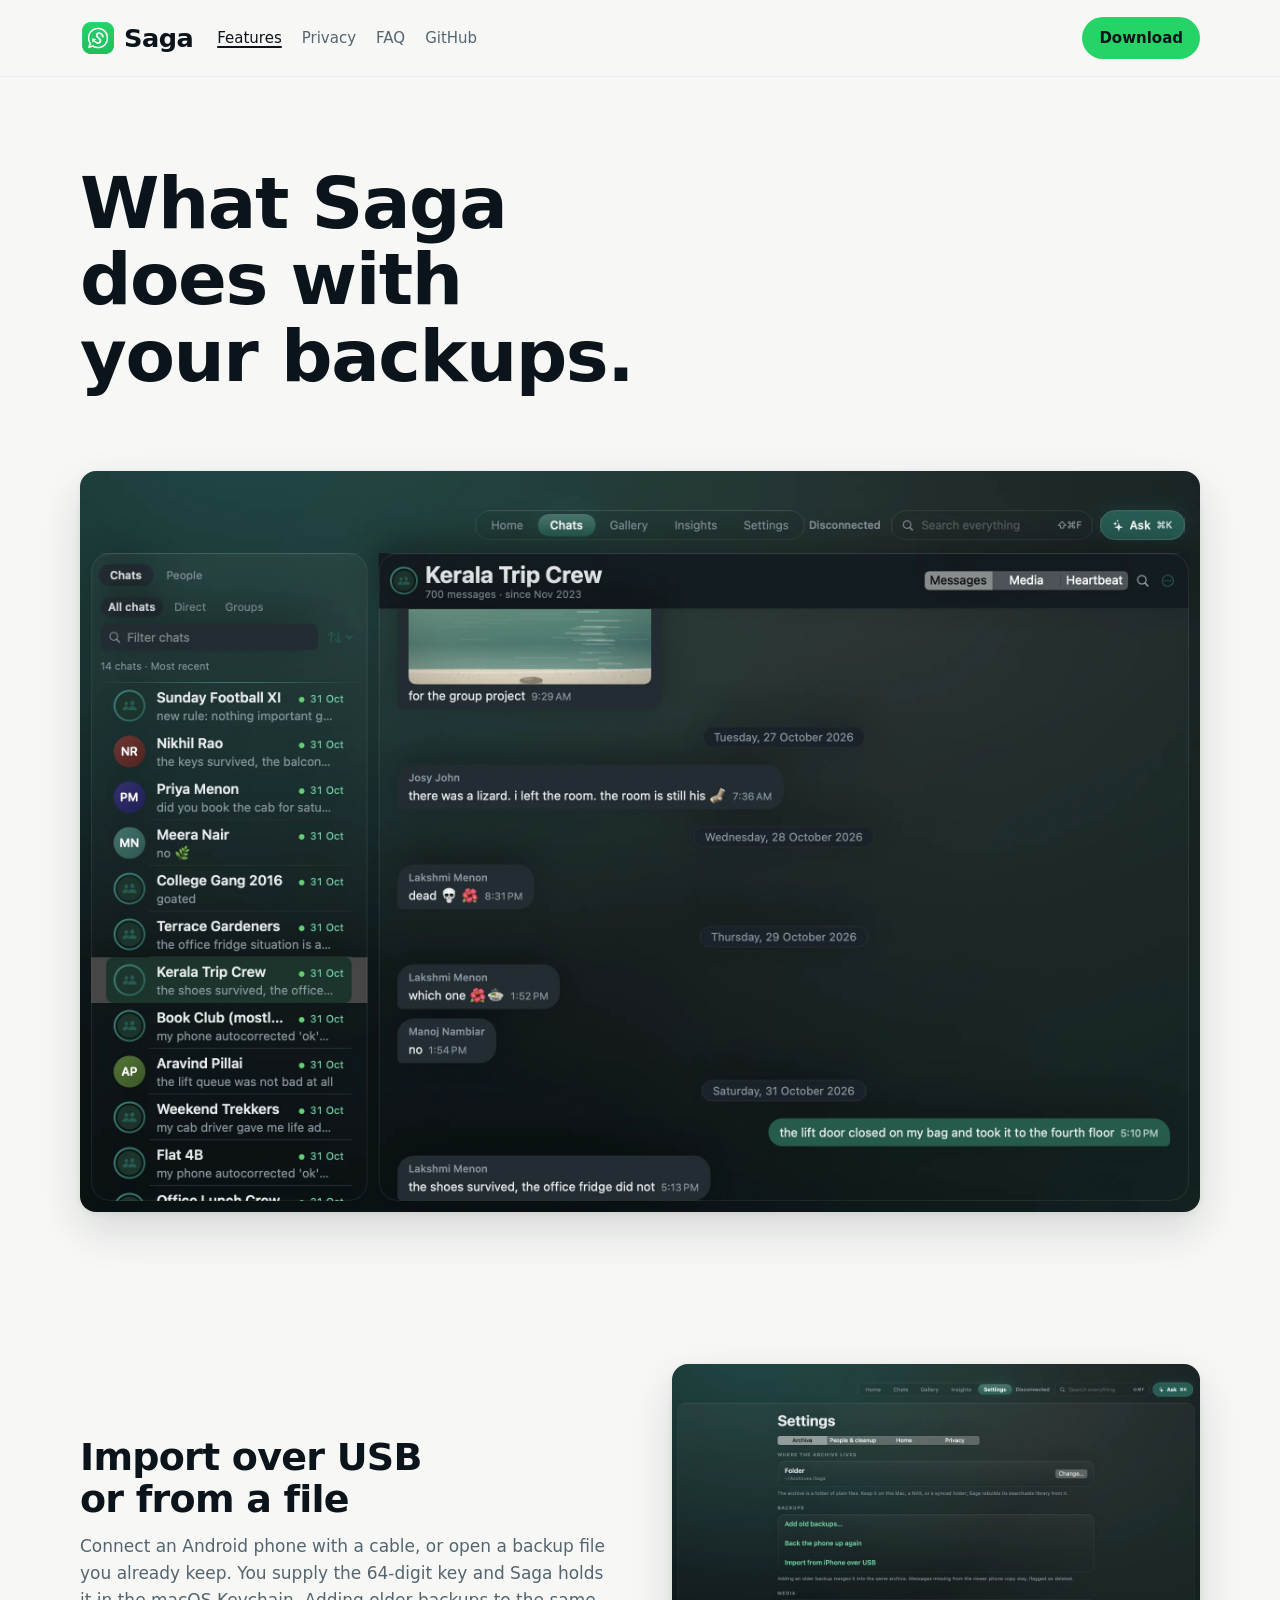
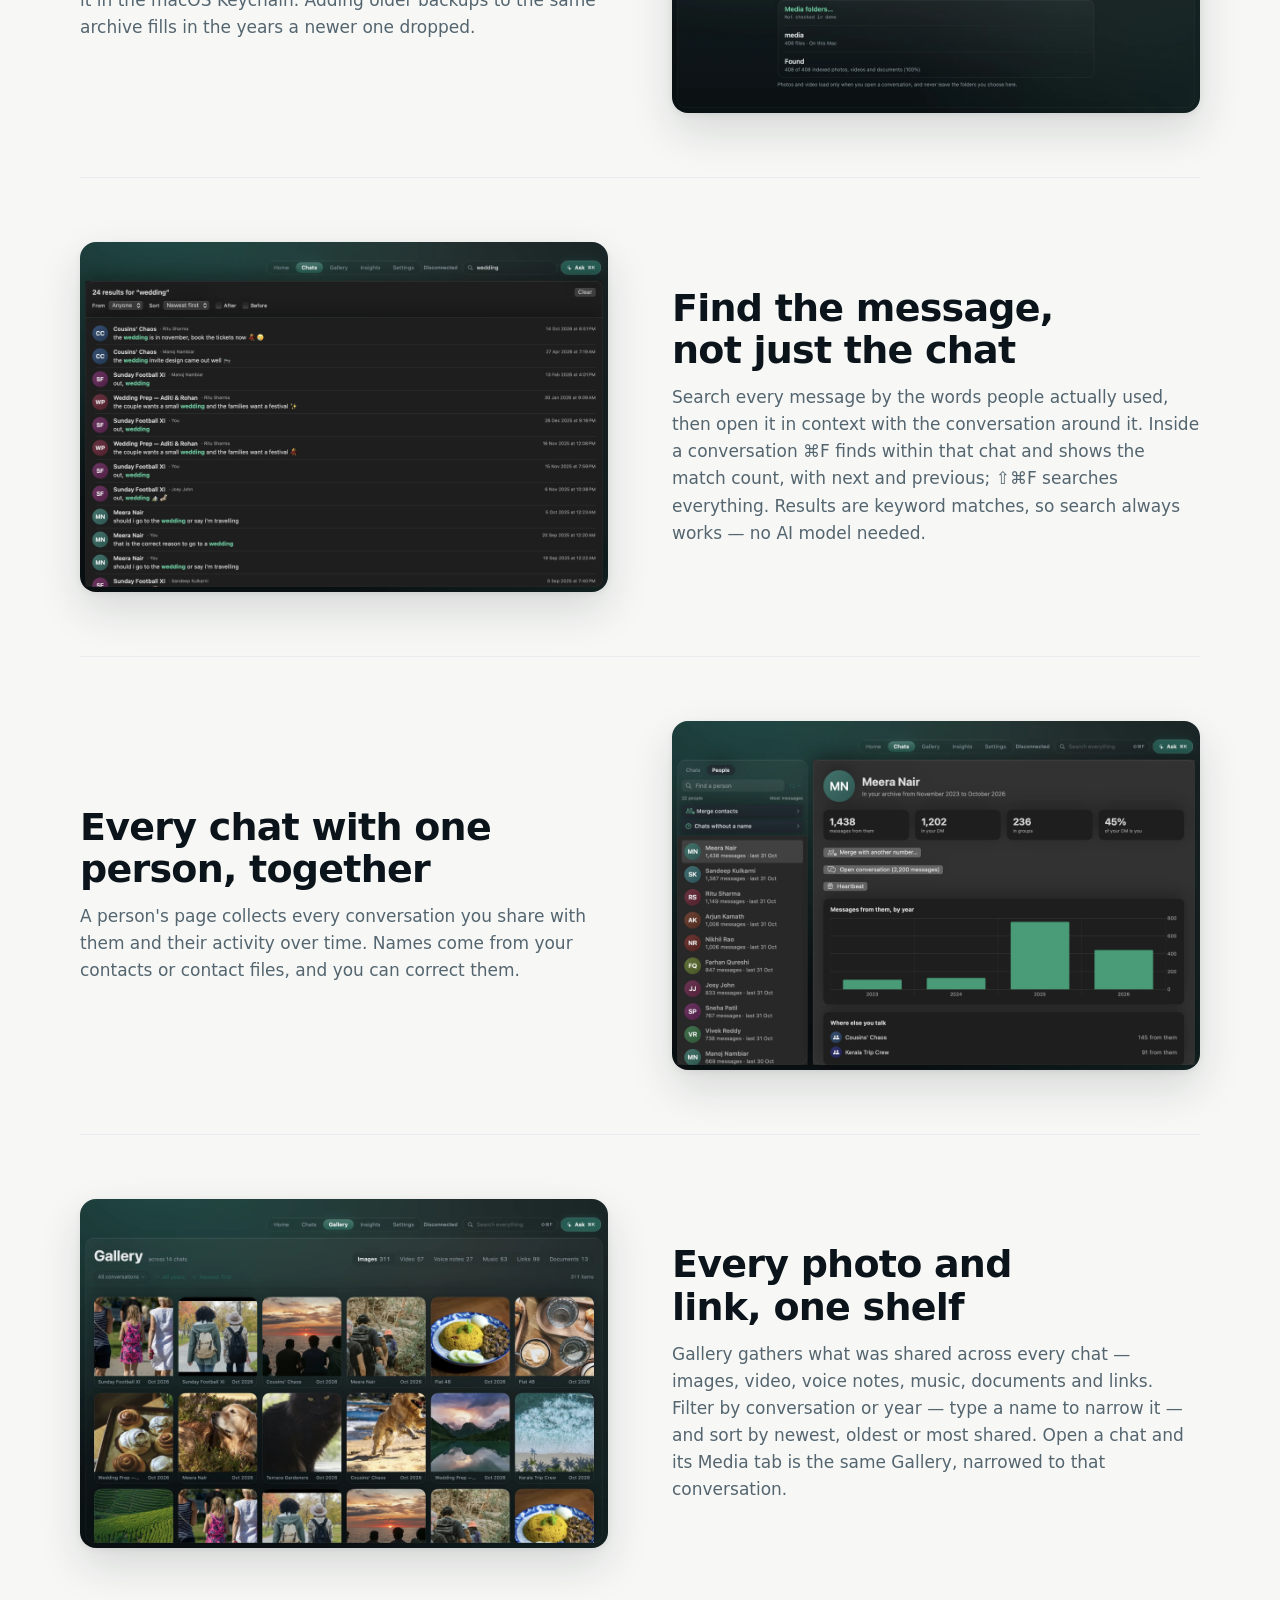
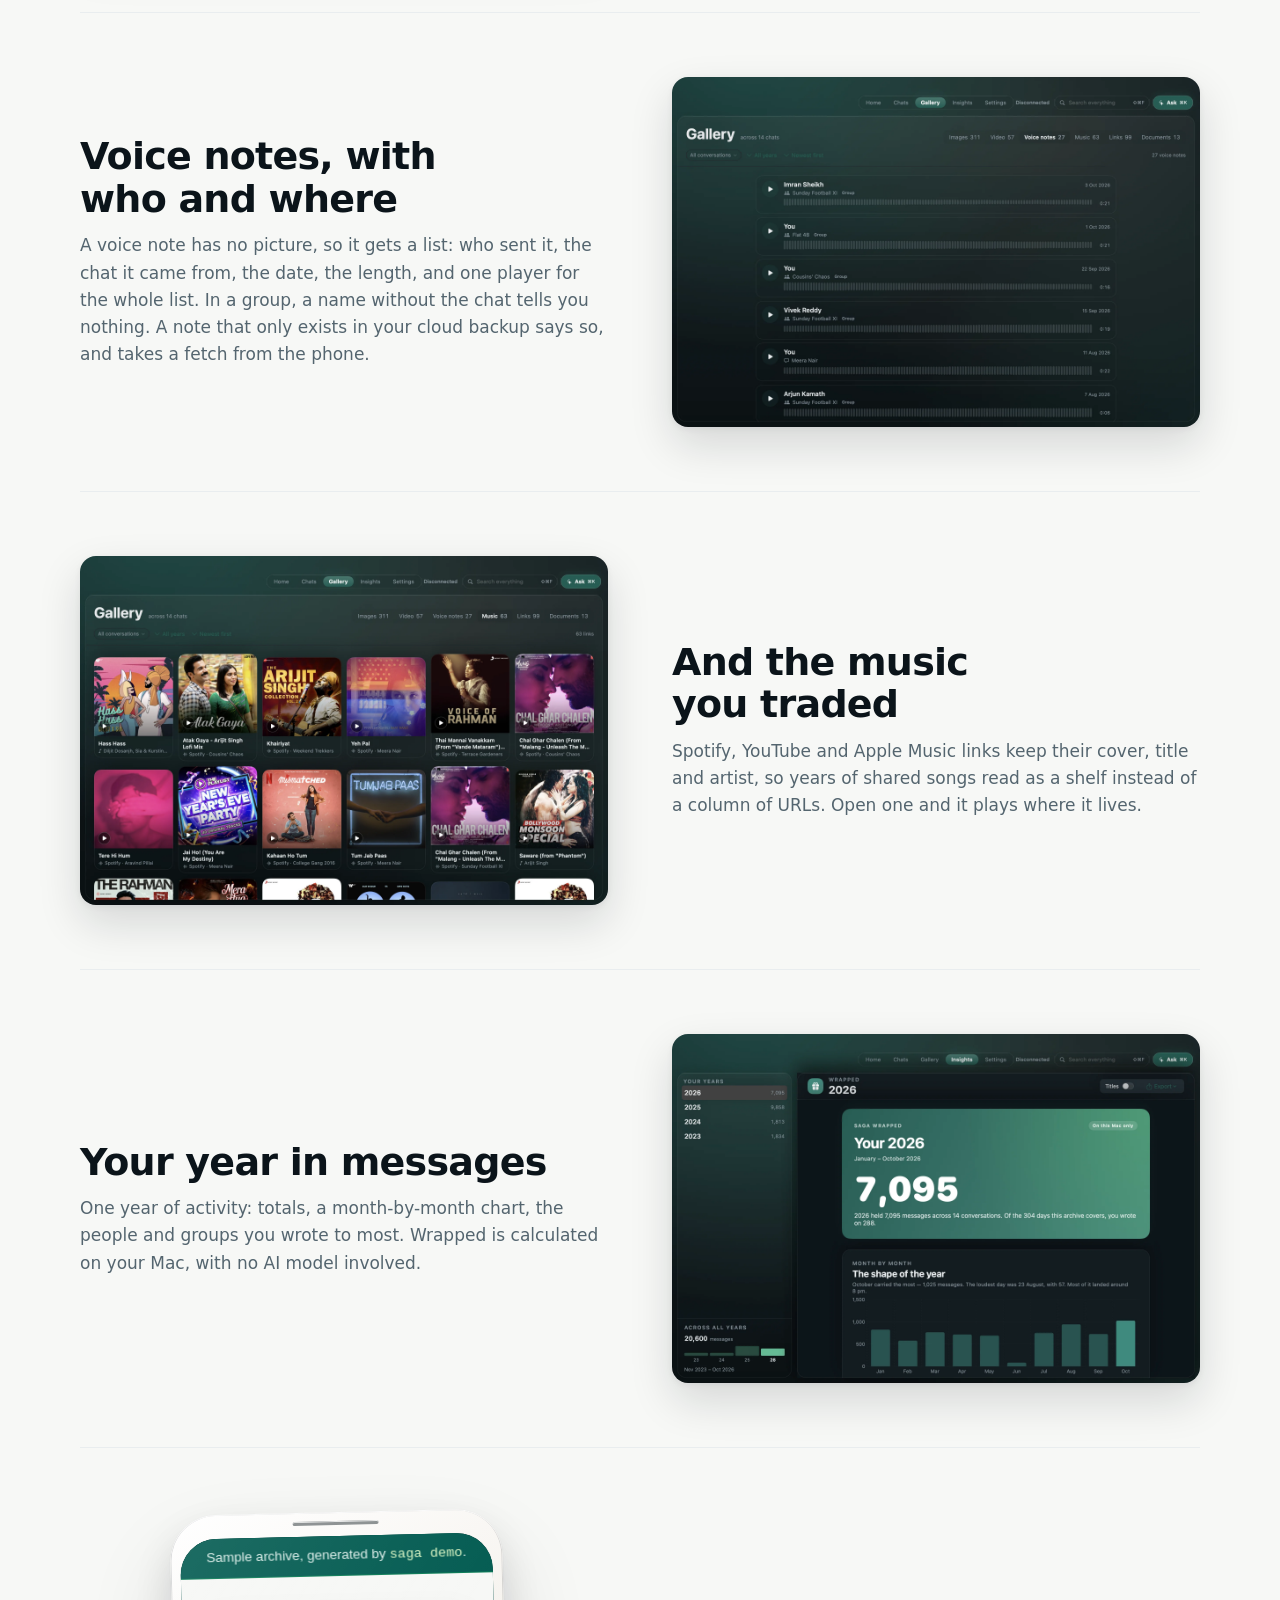
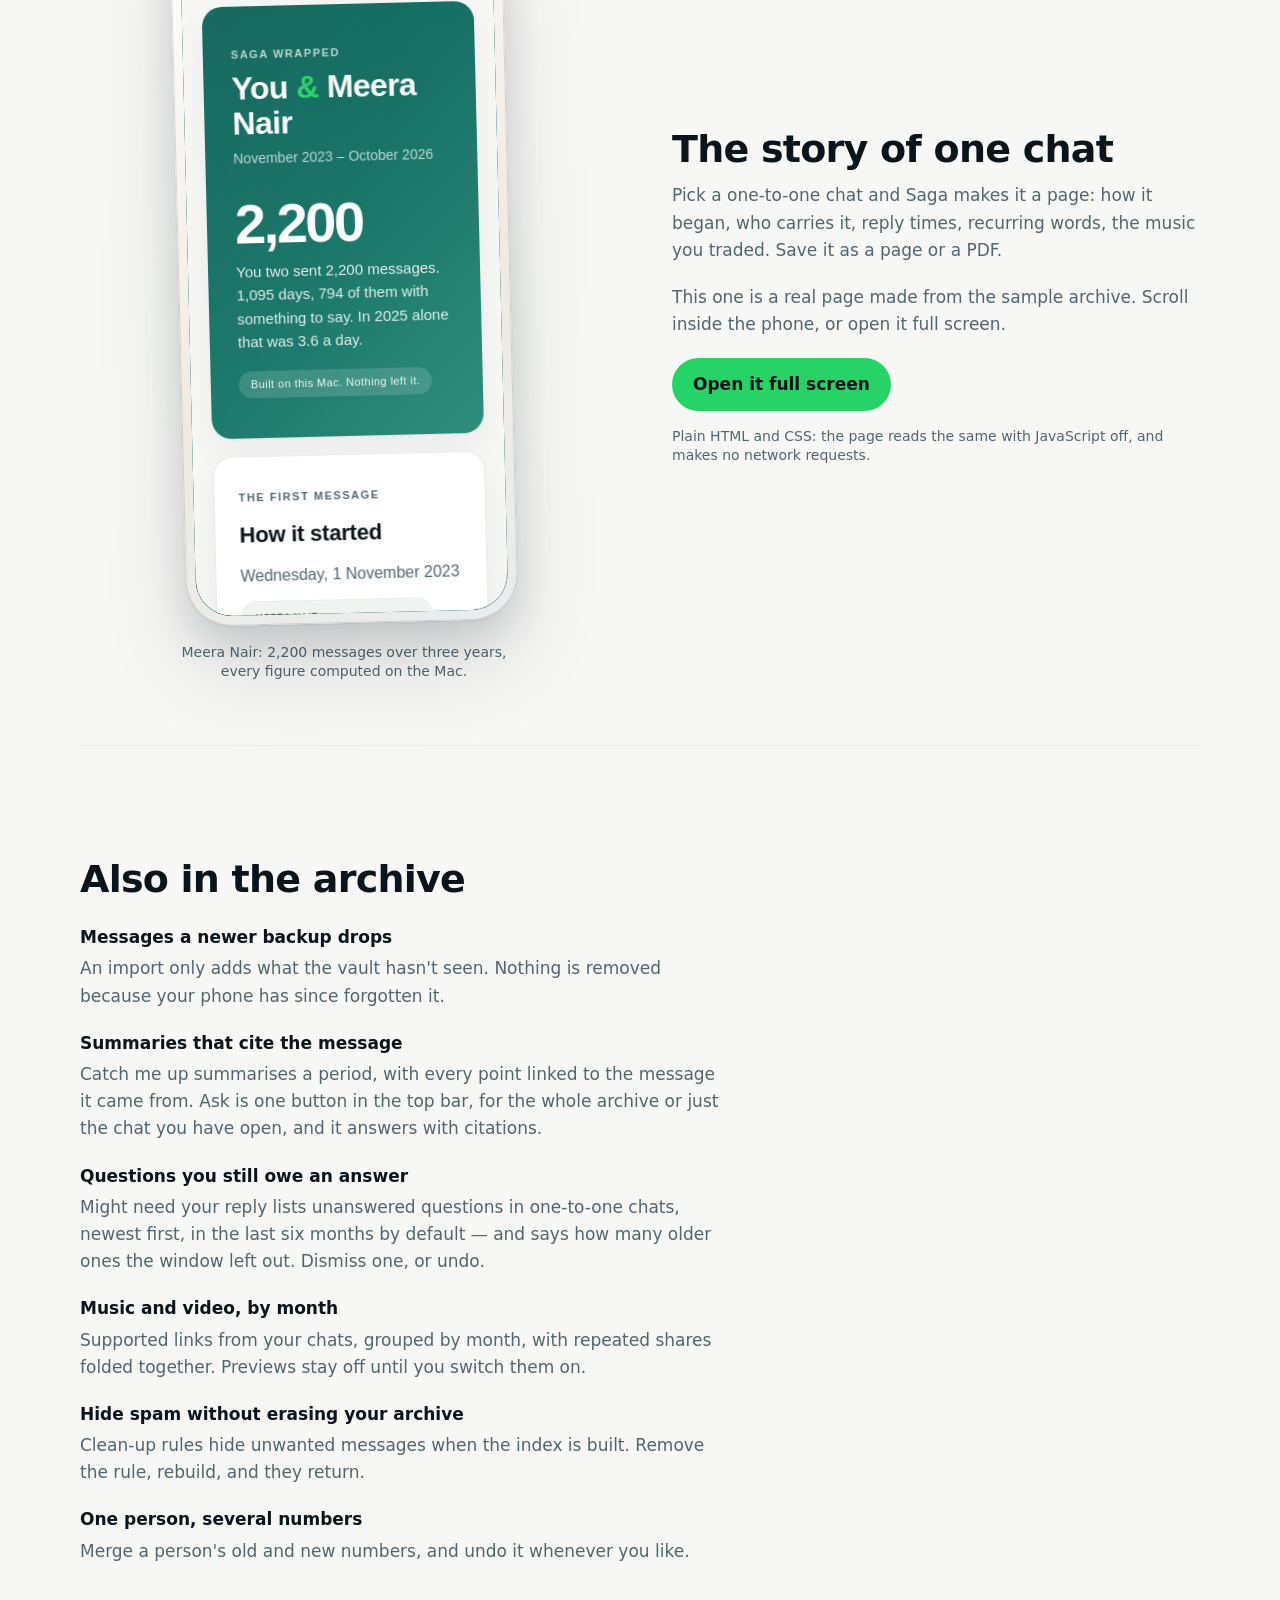
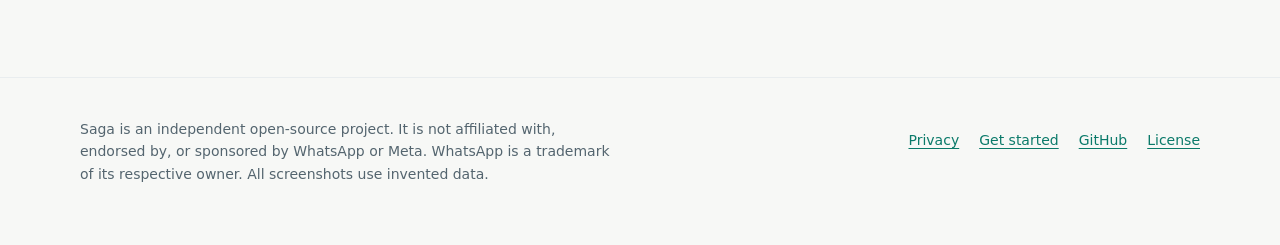
<file: features.html>
<!doctype html>
<html lang="en">
<head>
<meta charset="utf-8">
<meta name="viewport" content="width=device-width, initial-scale=1">
<title>Features — Saga</title>
<meta name="description" content="What Saga does with a WhatsApp backup: import over USB or from a file, search and find in a chat, People, Gallery with voice notes, Wrapped, local summaries and reversible clean-up.">
<meta name="color-scheme" content="light dark">
<meta name="theme-color" content="#f7f8f6" media="(prefers-color-scheme: light)">
<meta name="theme-color" content="#0B141A" media="(prefers-color-scheme: dark)">
<link rel="canonical" href="https://surajsunnysumanth.github.io/saga/features.html">
<meta property="og:type" content="website">
<meta property="og:site_name" content="Saga">
<meta property="og:title" content="Features — Saga">
<meta property="og:description" content="Import, search, People, Gallery with voice notes, and Wrapped — what Saga does with a WhatsApp backup, and what stays on your Mac.">
<meta property="og:url" content="https://surajsunnysumanth.github.io/saga/features.html">
<meta property="og:image" content="https://surajsunnysumanth.github.io/saga/assets/images/social.jpg">
<meta property="og:image:width" content="1200">
<meta property="og:image:height" content="630">
<meta name="twitter:card" content="summary_large_image">
<meta name="twitter:title" content="Features — Saga">
<meta name="twitter:description" content="Import, search, People, Gallery with voice notes, and Wrapped — what Saga does with a WhatsApp backup.">
<meta name="twitter:image" content="https://surajsunnysumanth.github.io/saga/assets/images/social.jpg">
<link rel="icon" href="assets/favicon.png" type="image/png">
<link rel="apple-touch-icon" href="assets/apple-touch-icon.png">
<link rel="stylesheet" href="assets/site.css">
<script src="assets/site.js" defer></script>
</head>
<body>
<a class="skip-link" href="#main">Skip to content</a>
<header class="site-header"><div class="container">
<a class="brand" href="index.html"><img src="assets/favicon.png" alt="" width="36" height="36">Saga</a>
<nav aria-label="Main"><ul><li><a href="features.html" aria-current="page">Features</a></li><li><a href="privacy.html">Privacy</a></li><li><a href="faq.html">FAQ</a></li><li><a href="https://github.com/surajsunnysumanth/saga">GitHub</a></li></ul></nav>
<a class="button header-cta" href="https://github.com/surajsunnysumanth/saga/releases/latest/download/Saga.dmg">Download</a>
</div></header>

<main id="main" tabindex="-1">
<section class="hero hero--page hero--stage"><div class="container">
<div class="hero-copy">
<h1>What Saga does with your backups.</h1>
</div>
<figure class="screenshot screenshot--hero">
<img src="assets/images/chat.webp" width="1200" height="794" fetchpriority="high" decoding="async" alt="A group conversation in Saga: the last days of a trip chat, with emoji reaction pills under the messages people reacted to, and the chat list beside it.">
</figure>
</div></section>

<div class="container">

<section id="import" class="feature-row">
<div class="feature-row-copy">
<h2>Import over USB or from a file</h2>
<p>Connect an Android phone with a cable, or open a backup file you already keep. You supply the 64-digit key and Saga holds it in the macOS Keychain. Adding older backups to the same archive fills in the years a newer one dropped.</p>
</div>
<figure class="screenshot feature-row-media">
<img src="assets/images/settings.webp" width="1200" height="794" loading="lazy" decoding="async" alt="Archive settings: where the archive lives, buttons to add old backups or back the phone up again, and media folders.">
</figure>
</section>

<section id="search" class="feature-row feature-row--flip">
<div class="feature-row-copy">
<h2>Find the message, not just the chat</h2>
<p>Search every message by the words people actually used, then open it in context with the conversation around it. Inside a conversation ⌘F finds within that chat and shows the match count, with next and previous; ⇧⌘F searches everything. Results are keyword matches, so search always works — no AI model needed.</p>
</div>
<figure class="screenshot feature-row-media">
<img src="assets/images/search.webp" width="1200" height="794" loading="lazy" decoding="async" alt="Search results for “wedding”: matches across several chats, each with sender, chat and date.">
</figure>
</section>

<section id="people" class="feature-row">
<div class="feature-row-copy">
<h2>Every chat with one person, together</h2>
<p>A person's page collects every conversation you share with them and their activity over time. Names come from your contacts or contact files, and you can correct them.</p>
</div>
<figure class="screenshot feature-row-media">
<img src="assets/images/people.webp" width="1200" height="794" loading="lazy" decoding="async" alt="A person's page: their conversations, message totals and activity over time.">
</figure>
</section>

<section id="gallery" class="feature-row feature-row--flip">
<div class="feature-row-copy">
<h2>Every photo and link, one shelf</h2>
<p>Gallery gathers what was shared across every chat — images, video, voice notes, music, documents and links. Filter by conversation or year — type a name to narrow it — and sort by newest, oldest or most shared. Open a chat and its Media tab is the same Gallery, narrowed to that conversation.</p>
</div>
<figure class="screenshot feature-row-media">
<img src="assets/images/gallery.webp" width="1200" height="794" loading="lazy" decoding="async" alt="Gallery: a grid of photos shared across chats, with tabs for images, video, voice notes, music, links and documents.">
</figure>
</section>

<section id="voice-notes" class="feature-row">
<div class="feature-row-copy">
<h2>Voice notes, with who and where</h2>
<p>A voice note has no picture, so it gets a list: who sent it, the chat it came from, the date, the length, and one player for the whole list. In a group, a name without the chat tells you nothing. A note that only exists in your cloud backup says so, and takes a fetch from the phone.</p>
</div>
<figure class="screenshot feature-row-media">
<img src="assets/images/voice-notes.webp" width="1200" height="794" loading="lazy" decoding="async" alt="The Voice notes tab: each note with its sender, the chat it was sent in, the date, its duration and a play button.">
</figure>
</section>

<section id="music" class="feature-row feature-row--flip">
<div class="feature-row-copy">
<h2>And the music you traded</h2>
<p>Spotify, YouTube and Apple Music links keep their cover, title and artist, so years of shared songs read as a shelf instead of a column of URLs. Open one and it plays where it lives.</p>
</div>
<figure class="screenshot feature-row-media">
<img src="assets/images/music.webp" width="1200" height="794" loading="lazy" decoding="async" alt="The Music shelf: a grid of album covers, each with the song title, artist and the chat it was shared in.">
</figure>
</section>

<section id="wrapped" class="feature-row">
<div class="feature-row-copy">
<h2>Your year in messages</h2>
<p>One year of activity: totals, a month-by-month chart, the people and groups you wrote to most. Wrapped is calculated on your Mac, with no AI model involved.</p>
</div>
<figure class="screenshot feature-row-media">
<img src="assets/images/wrapped.webp" width="1200" height="794" loading="lazy" decoding="async" alt="Wrapped for 2026: 7,095 messages across 14 conversations, how many of the archive's 304 days you actually wrote on, and a month-by-month chart.">
</figure>
</section>

<section id="duo-wrapped" class="feature-row feature-row--flip">
<div class="feature-row-copy">
<h2>The story of one chat</h2>
<p>Pick a one-to-one chat and Saga makes it a page: how it began, who carries it, reply times, recurring words, the music you traded. Save it as a page or a PDF.</p>
<p>This one is a real page made from the sample archive. Scroll inside the phone, or open it full screen.</p>
<div class="demo-actions">
<a class="button" href="demo/index.html">Open it full screen</a>
<span class="caption">Plain HTML and CSS: the page reads the same with JavaScript off, and makes no network requests.</span>
</div>
</div>
<figure class="phone-figure feature-row-media" id="live-demo">
<div class="phone">
<div class="phone-screen">
<iframe class="demo-frame" src="demo/index.html" title="A per-person Wrapped page for Meera Nair, generated by Saga from its sample archive" loading="lazy" referrerpolicy="no-referrer" sandbox="allow-same-origin" tabindex="0"></iframe>
</div>
</div>
<figcaption>Meera Nair: 2,200 messages over three years, every figure computed on the Mac.</figcaption>
</figure>
</section>

<section id="more" class="feature-list">
<h2>Also in the archive</h2>
<dl class="plain-list">
<dt>Messages a newer backup drops</dt>
<dd>An import only adds what the vault hasn't seen. Nothing is removed because your phone has since forgotten it.</dd>
<dt>Summaries that cite the message</dt>
<dd>Catch me up summarises a period, with every point linked to the message it came from. Ask is one button in the top bar, for the whole archive or just the chat you have open, and it answers with citations.</dd>
<dt>Questions you still owe an answer</dt>
<dd>Might need your reply lists unanswered questions in one-to-one chats, newest first, in the last six months by default — and says how many older ones the window left out. Dismiss one, or undo.</dd>
<dt>Music and video, by month</dt>
<dd>Supported links from your chats, grouped by month, with repeated shares folded together. Previews stay off until you switch them on.</dd>
<dt>Hide spam without erasing your archive</dt>
<dd>Clean-up rules hide unwanted messages when the index is built. Remove the rule, rebuild, and they return.</dd>
<dt>One person, several numbers</dt>
<dd>Merge a person's old and new numbers, and undo it whenever you like.</dd>
</dl>
</section>

</div>
</main>

<footer class="site-footer"><div class="container">
<p>Saga is an independent open-source project. It is not affiliated with, endorsed by, or sponsored by WhatsApp or Meta. WhatsApp is a trademark of its respective owner. All screenshots use invented data.</p>
<nav aria-label="Footer"><a href="privacy.html">Privacy</a><a href="get-started.html">Get started</a><a href="https://github.com/surajsunnysumanth/saga">GitHub</a><a href="https://github.com/surajsunnysumanth/saga/blob/main/LICENSE">License</a></nav>
</div></footer>
</body>
</html>
</file>
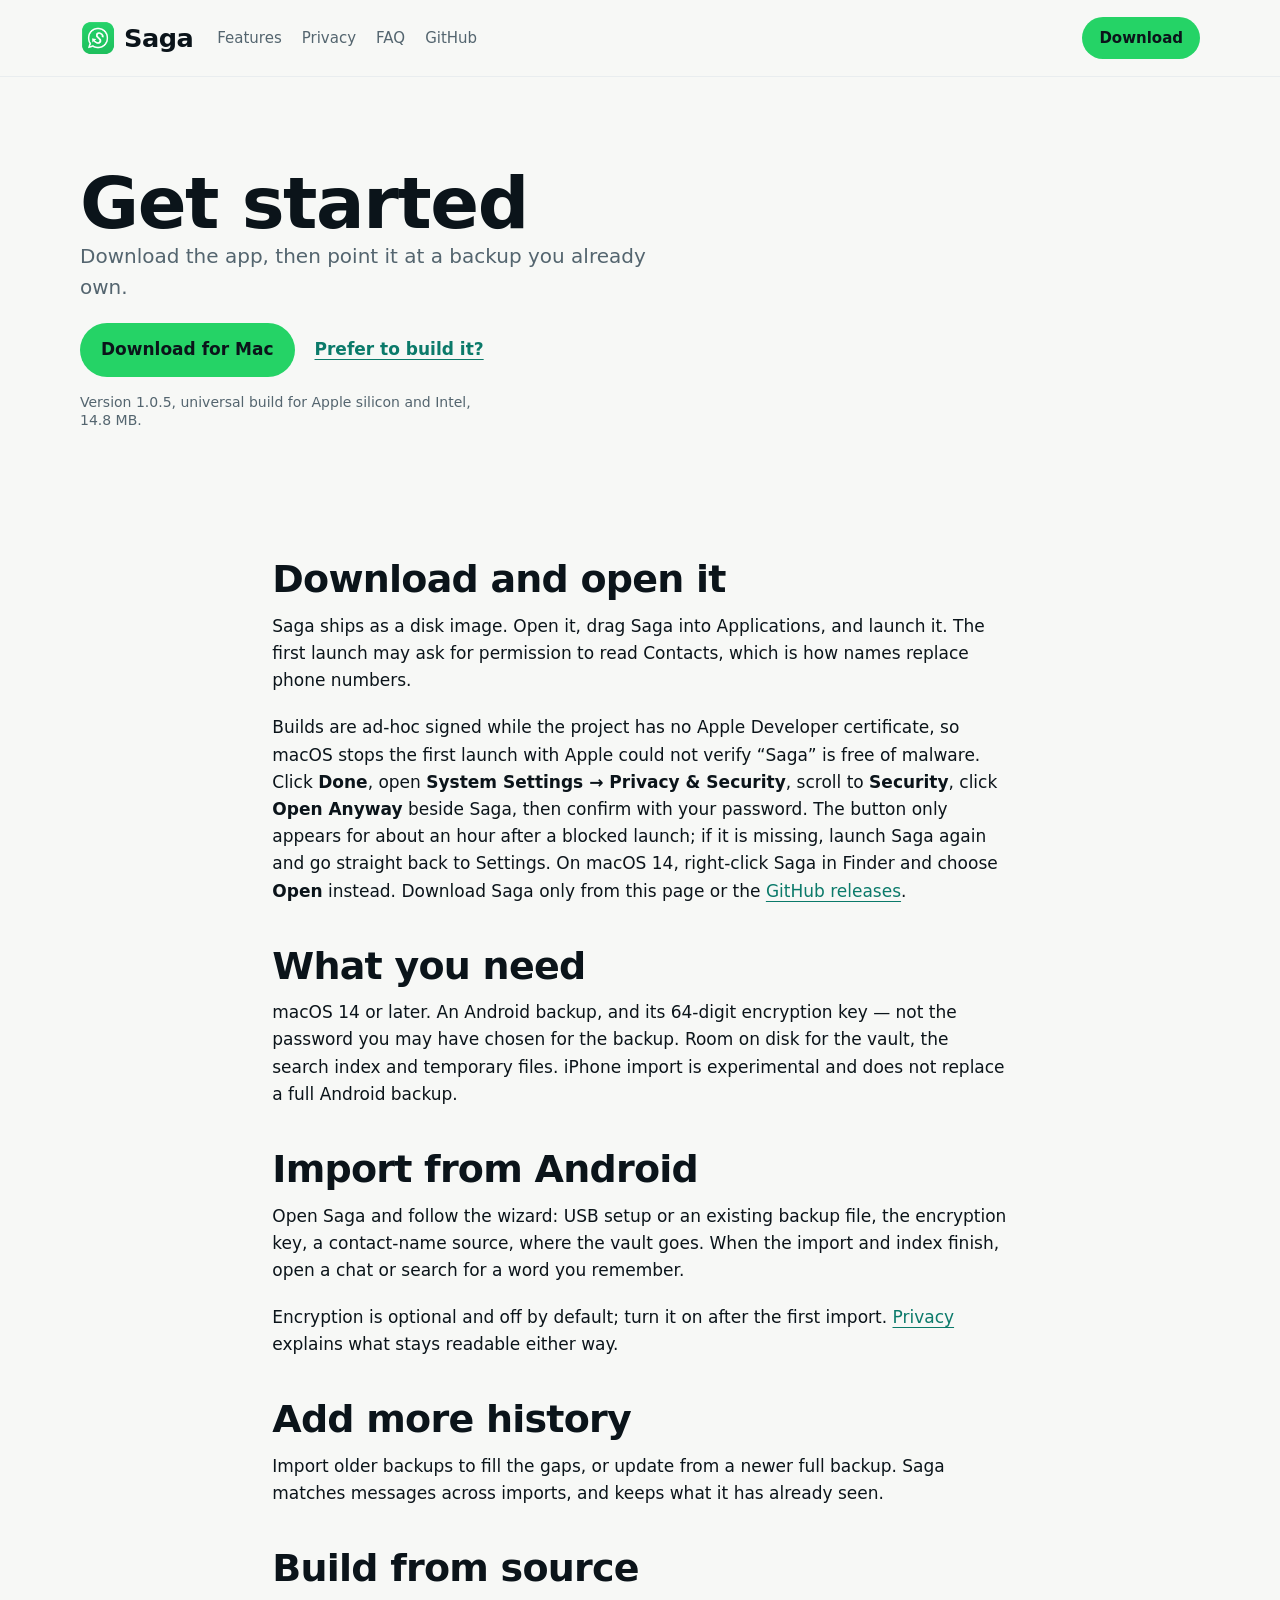
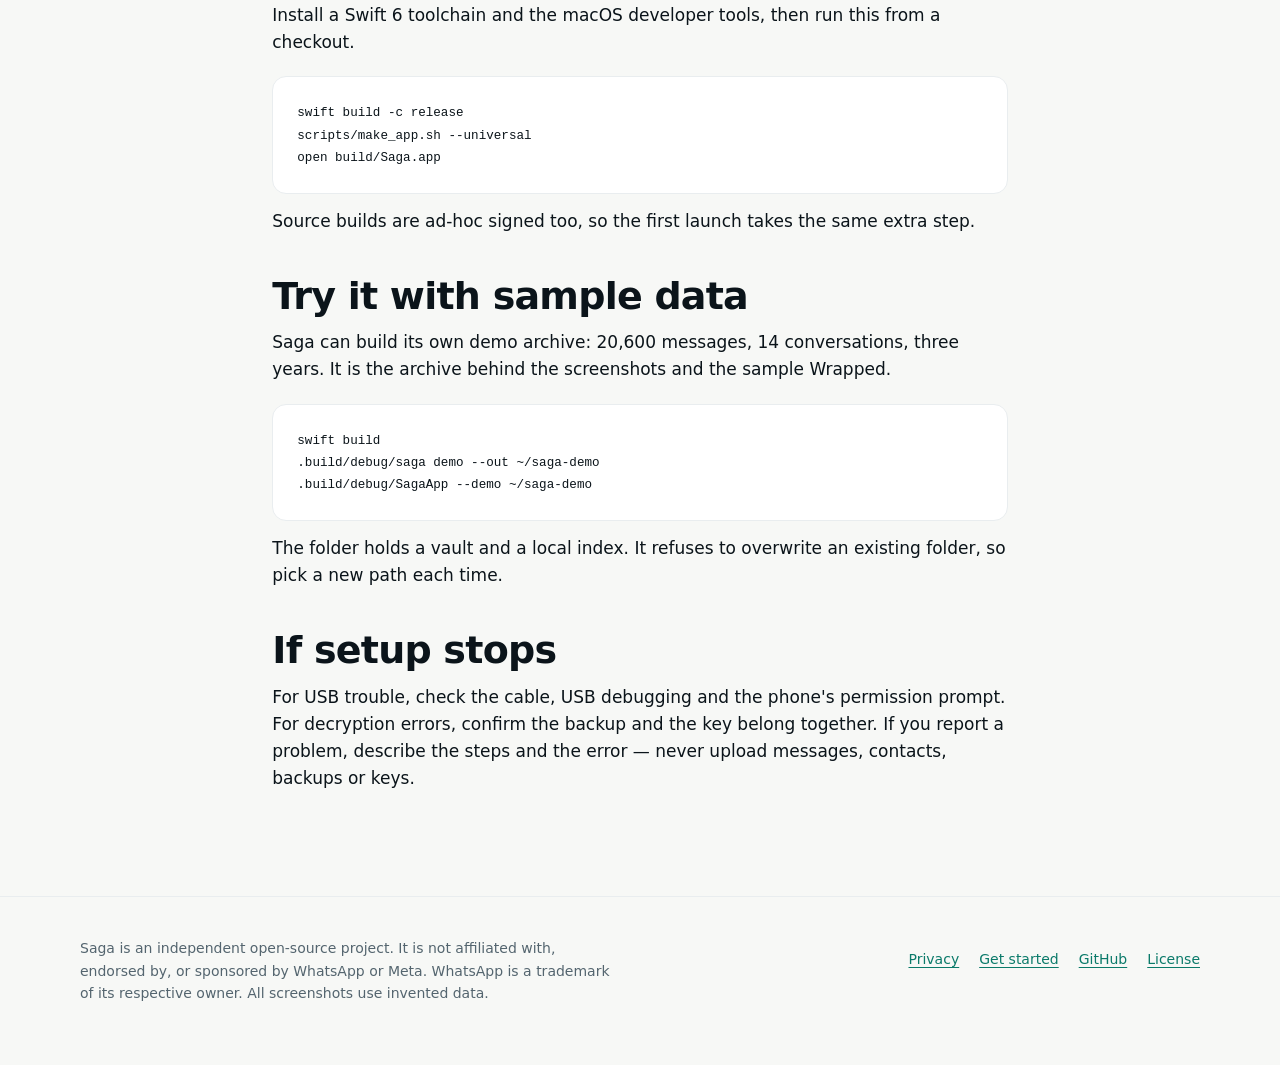
<file: get-started.html>
<!doctype html>
<html lang="en">
<head>
<meta charset="utf-8">
<meta name="viewport" content="width=device-width, initial-scale=1">
<title>Get started — Saga</title>
<meta name="description" content="Download Saga for Mac, open your Android backup with its 64-digit key, and build a searchable archive on your own disk.">
<meta name="color-scheme" content="light dark">
<meta name="theme-color" content="#f7f8f6" media="(prefers-color-scheme: light)">
<meta name="theme-color" content="#0B141A" media="(prefers-color-scheme: dark)">
<link rel="canonical" href="https://surajsunnysumanth.github.io/saga/get-started.html">
<meta property="og:type" content="article">
<meta property="og:site_name" content="Saga">
<meta property="og:title" content="Get started — Saga">
<meta property="og:description" content="Download Saga for Mac, open an Android backup with its 64-digit key, and keep the archive on your own disk.">
<meta property="og:url" content="https://surajsunnysumanth.github.io/saga/get-started.html">
<meta property="og:image" content="https://surajsunnysumanth.github.io/saga/assets/images/social.jpg">
<meta property="og:image:width" content="1200">
<meta property="og:image:height" content="630">
<meta name="twitter:card" content="summary_large_image">
<meta name="twitter:title" content="Get started — Saga">
<meta name="twitter:description" content="From a clean Mac to a searchable archive, without uploading anything.">
<meta name="twitter:image" content="https://surajsunnysumanth.github.io/saga/assets/images/social.jpg">
<link rel="icon" href="assets/favicon.png" type="image/png">
<link rel="apple-touch-icon" href="assets/apple-touch-icon.png">
<link rel="stylesheet" href="assets/site.css">
<script src="assets/site.js" defer></script>
</head>
<body>
<a class="skip-link" href="#main">Skip to content</a>
<header class="site-header"><div class="container">
<a class="brand" href="index.html"><img src="assets/favicon.png" alt="" width="36" height="36">Saga</a>
<nav aria-label="Main"><ul><li><a href="features.html">Features</a></li><li><a href="privacy.html">Privacy</a></li><li><a href="faq.html">FAQ</a></li><li><a href="https://github.com/surajsunnysumanth/saga">GitHub</a></li></ul></nav>
<a class="button header-cta" href="https://github.com/surajsunnysumanth/saga/releases/latest/download/Saga.dmg">Download</a>
</div></header>

<main id="main" tabindex="-1">
<section class="hero hero--page hero--solo"><div class="container">
<div class="hero-copy">
<h1>Get started</h1>
<p class="lead">Download the app, then point it at a backup you already own.</p>
<div class="actions"><a class="button" href="https://github.com/surajsunnysumanth/saga/releases/latest/download/Saga.dmg">Download for Mac</a><a class="text-link" href="#build">Prefer to build it?</a></div>
<p class="caption">Version 1.0.5, universal build for Apple silicon and Intel, 14.8 MB.</p>
</div>
</div></section>

<div class="container prose">
<section id="download">
<h2>Download and open it</h2>
<p>Saga ships as a disk image. Open it, drag Saga into Applications, and launch it. The first launch may ask for permission to read Contacts, which is how names replace phone numbers.</p>
<p>Builds are ad-hoc signed while the project has no Apple Developer certificate, so macOS stops the first launch with <em>Apple could not verify “Saga” is free of malware</em>. Click <strong>Done</strong>, open <strong>System Settings → Privacy &amp; Security</strong>, scroll to <strong>Security</strong>, click <strong>Open Anyway</strong> beside Saga, then confirm with your password. The button only appears for about an hour after a blocked launch; if it is missing, launch Saga again and go straight back to Settings. On macOS 14, right-click Saga in Finder and choose <strong>Open</strong> instead. Download Saga only from this page or the <a href="https://github.com/surajsunnysumanth/saga/releases">GitHub releases</a>.</p>
</section>

<section id="requirements">
<h2>What you need</h2>
<p>macOS 14 or later. An Android backup, and its 64-digit encryption key — not the password you may have chosen for the backup. Room on disk for the vault, the search index and temporary files. iPhone import is experimental and does not replace a full Android backup.</p>
</section>

<section id="android">
<h2>Import from Android</h2>
<p>Open Saga and follow the wizard: USB setup or an existing backup file, the encryption key, a contact-name source, where the vault goes. When the import and index finish, open a chat or search for a word you remember.</p>
<p>Encryption is optional and off by default; turn it on after the first import. <a href="privacy.html">Privacy</a> explains what stays readable either way.</p>
</section>

<section id="more-history">
<h2>Add more history</h2>
<p>Import older backups to fill the gaps, or update from a newer full backup. Saga matches messages across imports, and keeps what it has already seen.</p>
</section>

<section id="build">
<h2>Build from source</h2>
<p>Install a Swift 6 toolchain and the macOS developer tools, then run this from a checkout.</p>
<pre><code>swift build -c release
scripts/make_app.sh --universal
open build/Saga.app</code></pre>
<p>Source builds are ad-hoc signed too, so the first launch takes the same extra step.</p>
</section>

<section id="demo">
<h2>Try it with sample data</h2>
<p>Saga can build its own demo archive: 20,600 messages, 14 conversations, three years. It is the archive behind the screenshots and the sample Wrapped.</p>
<pre><code>swift build
.build/debug/saga demo --out ~/saga-demo
.build/debug/SagaApp --demo ~/saga-demo</code></pre>
<p>The folder holds a vault and a local index. It refuses to overwrite an existing folder, so pick a new path each time.</p>
</section>

<section id="troubleshooting">
<h2>If setup stops</h2>
<p>For USB trouble, check the cable, USB debugging and the phone's permission prompt. For decryption errors, confirm the backup and the key belong together. If you report a problem, describe the steps and the error — never upload messages, contacts, backups or keys.</p>
</section>
</div>
</main>

<footer class="site-footer"><div class="container">
<p>Saga is an independent open-source project. It is not affiliated with, endorsed by, or sponsored by WhatsApp or Meta. WhatsApp is a trademark of its respective owner. All screenshots use invented data.</p>
<nav aria-label="Footer"><a href="privacy.html">Privacy</a><a href="get-started.html">Get started</a><a href="https://github.com/surajsunnysumanth/saga">GitHub</a><a href="https://github.com/surajsunnysumanth/saga/blob/main/LICENSE">License</a></nav>
</div></footer>
</body>
</html>
</file>
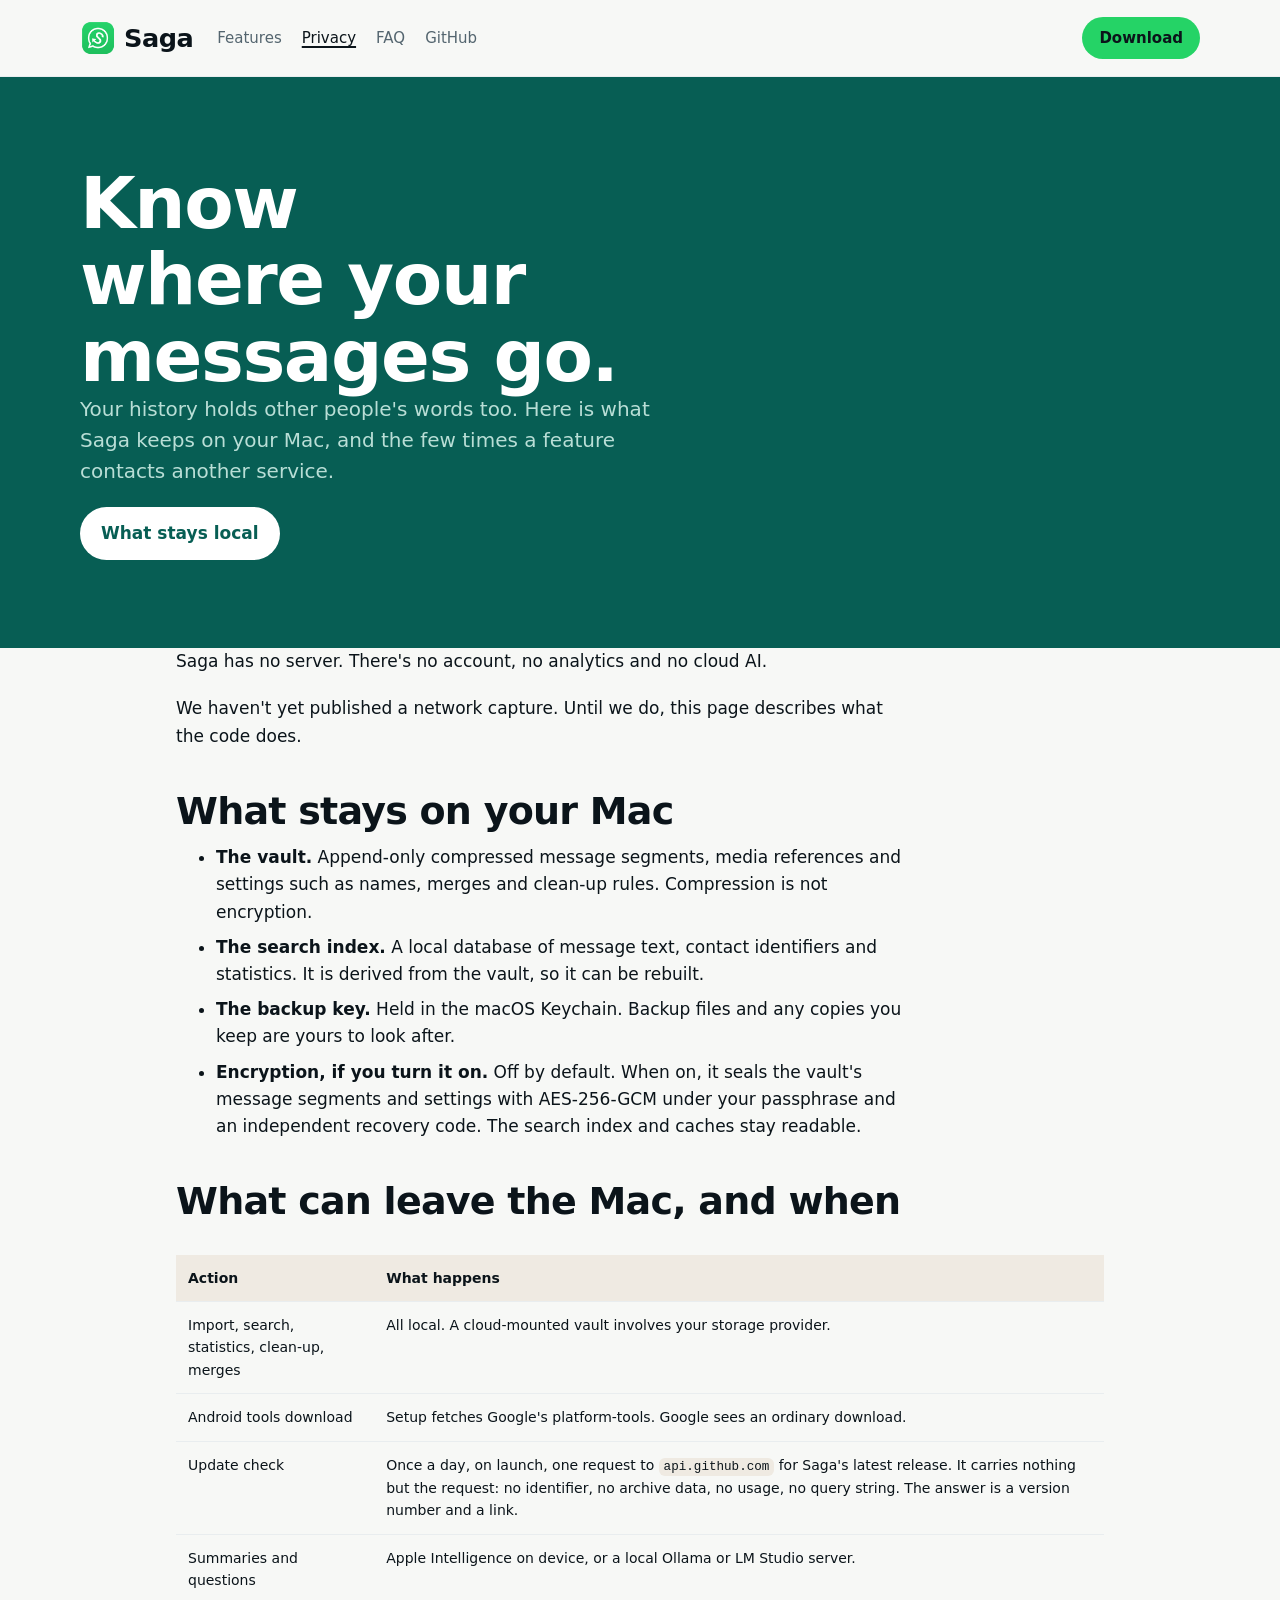
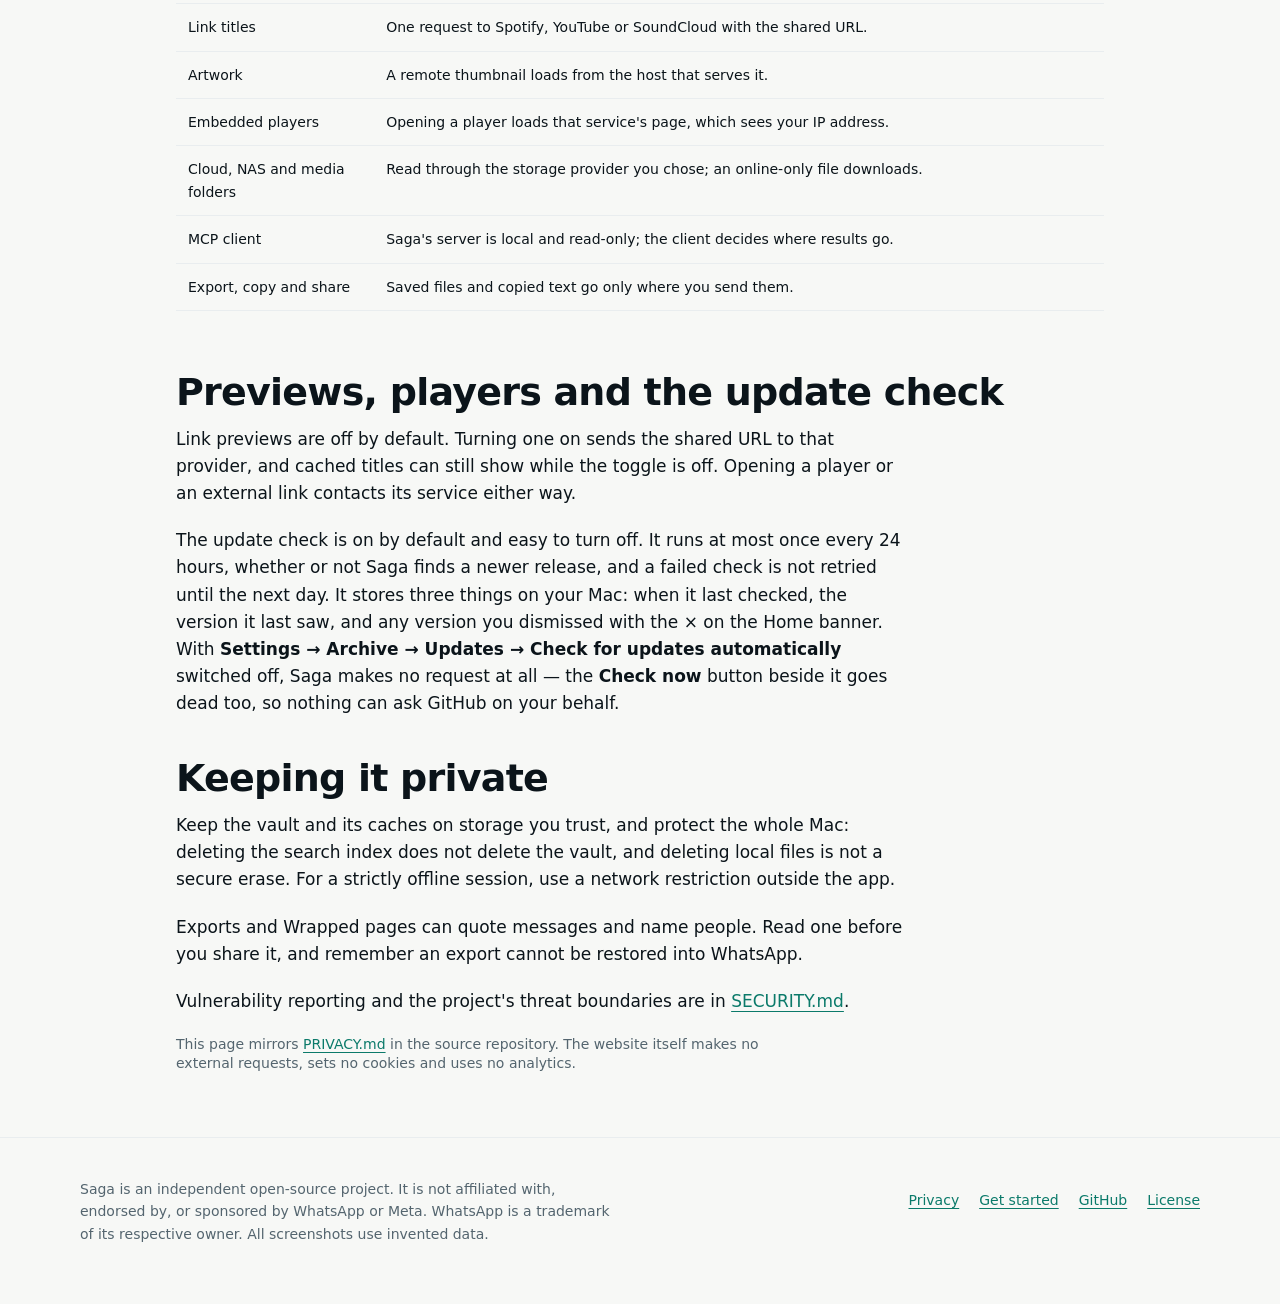
<file: privacy.html>
<!doctype html>
<html lang="en">
<head>
<meta charset="utf-8">
<meta name="viewport" content="width=device-width, initial-scale=1">
<title>Privacy — Saga</title>
<meta name="description" content="Saga has no server: no account, no analytics and no cloud AI. What it stores on your Mac, and the few times a feature contacts another service.">
<meta name="color-scheme" content="light dark">
<meta name="theme-color" content="#f7f8f6" media="(prefers-color-scheme: light)">
<meta name="theme-color" content="#0B141A" media="(prefers-color-scheme: dark)">
<link rel="canonical" href="https://surajsunnysumanth.github.io/saga/privacy.html">
<meta property="og:type" content="article">
<meta property="og:site_name" content="Saga">
<meta property="og:title" content="Privacy — Saga">
<meta property="og:description" content="No account, no analytics, no cloud AI. What Saga stores on your Mac, and the few times a feature contacts another service.">
<meta property="og:url" content="https://surajsunnysumanth.github.io/saga/privacy.html">
<meta property="og:image" content="https://surajsunnysumanth.github.io/saga/assets/images/social.jpg">
<meta property="og:image:width" content="1200">
<meta property="og:image:height" content="630">
<meta name="twitter:card" content="summary_large_image">
<meta name="twitter:title" content="Privacy — Saga">
<meta name="twitter:description" content="No account, no analytics, no cloud AI. Where your messages are, and when a feature reaches the network.">
<meta name="twitter:image" content="https://surajsunnysumanth.github.io/saga/assets/images/social.jpg">
<link rel="icon" href="assets/favicon.png" type="image/png">
<link rel="apple-touch-icon" href="assets/apple-touch-icon.png">
<link rel="stylesheet" href="assets/site.css">
<script src="assets/site.js" defer></script>
</head>
<body>
<a class="skip-link" href="#main">Skip to content</a>
<header class="site-header"><div class="container">
<a class="brand" href="index.html"><img src="assets/favicon.png" alt="" width="36" height="36">Saga</a>
<nav aria-label="Main"><ul><li><a href="features.html">Features</a></li><li><a href="privacy.html" aria-current="page">Privacy</a></li><li><a href="faq.html">FAQ</a></li><li><a href="https://github.com/surajsunnysumanth/saga">GitHub</a></li></ul></nav>
<a class="button header-cta" href="https://github.com/surajsunnysumanth/saga/releases/latest/download/Saga.dmg">Download</a>
</div></header>

<main id="main" tabindex="-1">
<section class="hero hero--page hero--solo hero--band"><div class="container">
<div class="hero-copy">
<h1>Know where your messages go.</h1>
<p class="lead">Your history holds other people's words too. Here is what Saga keeps on your Mac, and the few times a feature contacts another service.</p>
<div class="actions"><a class="button" href="#stored-locally">What stays local</a></div>
</div>
</div></section>

<div class="container prose prose--wide">
<p>Saga has no server. There's no account, no analytics and no cloud AI.</p>
<p>We haven't yet published a network capture. Until we do, this page describes what the code does.</p>

<h2 id="stored-locally">What stays on your Mac</h2>
<ul>
<li><strong>The vault.</strong> Append-only compressed message segments, media references and settings such as names, merges and clean-up rules. Compression is not encryption.</li>
<li><strong>The search index.</strong> A local database of message text, contact identifiers and statistics. It is derived from the vault, so it can be rebuilt.</li>
<li><strong>The backup key.</strong> Held in the macOS Keychain. Backup files and any copies you keep are yours to look after.</li>
<li><strong>Encryption, if you turn it on.</strong> Off by default. When on, it seals the vault's message segments and settings with AES-256-GCM under your passphrase and an independent recovery code. The search index and caches stay readable.</li>
</ul>

<h2 id="leaves-mac">What can leave the Mac, and when</h2>
<div class="table-scroll">
<table>
<thead><tr><th scope="col">Action</th><th scope="col">What happens</th></tr></thead>
<tbody>
<tr><td>Import, search, statistics, clean-up, merges</td><td>All local. A cloud-mounted vault involves your storage provider.</td></tr>
<tr><td>Android tools download</td><td>Setup fetches Google's platform-tools. Google sees an ordinary download.</td></tr>
<tr><td>Update check</td><td>Once a day, on launch, one request to <code>api.github.com</code> for Saga's latest release. It carries nothing but the request: no identifier, no archive data, no usage, no query string. The answer is a version number and a link.</td></tr>
<tr><td>Summaries and questions</td><td>Apple Intelligence on device, or a local Ollama or LM Studio server.</td></tr>
<tr><td>Link titles</td><td>One request to Spotify, YouTube or SoundCloud with the shared URL.</td></tr>
<tr><td>Artwork</td><td>A remote thumbnail loads from the host that serves it.</td></tr>
<tr><td>Embedded players</td><td>Opening a player loads that service's page, which sees your IP address.</td></tr>
<tr><td>Cloud, NAS and media folders</td><td>Read through the storage provider you chose; an online-only file downloads.</td></tr>
<tr><td>MCP client</td><td>Saga's server is local and read-only; the client decides where results go.</td></tr>
<tr><td>Export, copy and share</td><td>Saved files and copied text go only where you send them.</td></tr>
</tbody>
</table>
</div>

<h2 id="controls">Previews, players and the update check</h2>
<p>Link previews are off by default. Turning one on sends the shared URL to that provider, and cached titles can still show while the toggle is off. Opening a player or an external link contacts its service either way.</p>
<p>The update check is on by default and easy to turn off. It runs at most once every 24 hours, whether or not Saga finds a newer release, and a failed check is not retried until the next day. It stores three things on your Mac: when it last checked, the version it last saw, and any version you dismissed with the × on the Home banner. With <strong>Settings → Archive → Updates → Check for updates automatically</strong> switched off, Saga makes no request at all — the <strong>Check now</strong> button beside it goes dead too, so nothing can ask GitHub on your behalf.</p>

<h2 id="practical-controls">Keeping it private</h2>
<p>Keep the vault and its caches on storage you trust, and protect the whole Mac: deleting the search index does not delete the vault, and deleting local files is not a secure erase. For a strictly offline session, use a network restriction outside the app.</p>
<p>Exports and Wrapped pages can quote messages and name people. Read one before you share it, and remember an export cannot be restored into WhatsApp.</p>
<p>Vulnerability reporting and the project's threat boundaries are in <a href="https://github.com/surajsunnysumanth/saga/blob/main/SECURITY.md">SECURITY.md</a>.</p>
<p class="caption">This page mirrors <a href="https://github.com/surajsunnysumanth/saga/blob/main/PRIVACY.md">PRIVACY.md</a> in the source repository. The website itself makes no external requests, sets no cookies and uses no analytics.</p>
</div>
</main>

<footer class="site-footer"><div class="container">
<p>Saga is an independent open-source project. It is not affiliated with, endorsed by, or sponsored by WhatsApp or Meta. WhatsApp is a trademark of its respective owner. All screenshots use invented data.</p>
<nav aria-label="Footer"><a href="privacy.html">Privacy</a><a href="get-started.html">Get started</a><a href="https://github.com/surajsunnysumanth/saga">GitHub</a><a href="https://github.com/surajsunnysumanth/saga/blob/main/LICENSE">License</a></nav>
</div></footer>
</body>
</html>
</file>
<file: assets/site.css>
/*
  Saga site stylesheet.

  One stylesheet for every page. The token block below is the single source of
  truth for colour, type, space, radii, elevation, borders and motion; component
  rules further down only ever consume those tokens. Values come from
  docs/DESIGN.md (WhatsApp palette, editorial type, chunky cards).

  Contrast, measured (WCAG 2.1, see the ratios next to each pairing):
    ink/paper 17.5 · ink-soft/paper 5.7 · ink-soft/surface 6.1
    ink-soft/sand 5.1 · accent-ink/surface 4.1 (large text + UI only)
    accent-ink-strong/paper 4.9 (small text, links) · ink/green-soft 16.2
    ink-on-accent/green 9.4 · white/teal 7.7 · band-muted/teal 5.3
  Small text never uses #128C7E (3.9:1): it uses --green-ink-strong.
*/

:root {
  color-scheme: light dark;

  /* ── colour primitives ───────────────────────────────────────────────── */
  --teal: #075E54;
  --teal-deep: #054C44;
  --green: #25D366;
  --green-hover: #1EBE5A;
  --green-soft: #DCF8C6;
  --green-ink: #128C7E;
  --green-ink-strong: #0B7A6A;
  --green-ink-deep: #0A6E60;   /* 5.1:1 on --sand, for links inside the warm band */
  --ink: #0B141A;
  --ink-soft: #54656F;
  --line: #E9EDEF;
  --paper: #F7F8F6;
  --surface: #FFFFFF;
  --sand: #EFEAE2;
  --focus: #086BCA;

  /* ── semantic colour ─────────────────────────────────────────────────── */
  --color-bg: var(--paper);
  --color-surface: var(--surface);
  --color-surface-sunk: var(--sand);
  --color-ink: var(--ink);
  --color-ink-soft: var(--ink-soft);
  --color-line: var(--line);
  --color-accent: var(--green);
  --color-accent-hover: var(--green-hover);
  --color-accent-soft: var(--green-soft);
  --color-accent-ink: var(--green-ink);
  --color-accent-ink-strong: var(--green-ink-strong);
  --color-accent-ink-deep: var(--green-ink-deep);
  --color-on-accent: var(--ink);
  --color-focus: var(--focus);
  --color-selection-bg: var(--green-soft);
  --color-selection-ink: var(--ink);
  /* The one dark band a page may use: the privacy promise. */
  --color-band-bg: var(--teal);
  --color-band-bg-hover: var(--teal-deep);
  --color-band-ink: #FFFFFF;
  --color-band-muted: #B9DED6;
  --color-band-accent: var(--green);

  /* ── type ────────────────────────────────────────────────────────────── */
  --font-sans: -apple-system, BlinkMacSystemFont, "SF Pro Text", Inter, system-ui, sans-serif;
  --font-mono: ui-monospace, SFMono-Regular, Menlo, Consolas, monospace;

  --text-xs: 0.8125rem;                                    /* 13px */
  --text-caption: 0.875rem;                                /* 14px */
  --text-nav: 0.9375rem;                                   /* 15px */
  --text-body: 1.0625rem;                                  /* 17px */
  --text-lead: clamp(1.125rem, 1.9vw, 1.25rem);            /* 18–20px */
  --text-h4: 1.125rem;                                     /* 18px */
  --text-h3: 1.3125rem;                                    /* 21px, card titles */
  --text-h2: clamp(1.75rem, 3.4vw, 2.375rem);              /* 28–38px */
  --text-h1: clamp(2.5rem, 6.6vw, 4.5rem);                 /* 40–72px */
  --text-brand: 1.6rem;                                    /* header wordmark */
  --text-print-h1: 2.5rem;                                 /* print only */

  --leading-display: 1.06;
  --leading-heading: 1.12;
  --leading-tight: 1.35;
  --leading-body: 1.6;
  --leading-lead: 1.55;

  --tracking-display: -0.02em;
  --tracking-tight: -0.01em;
  --tracking-label: 0.1em;

  --weight-regular: 400;
  --weight-medium: 500;
  --weight-semibold: 600;
  --weight-bold: 650;
  --weight-heavy: 700;

  /* ── space (4px base) ────────────────────────────────────────────────── */
  --space-1: 0.25rem;   /*  4px */
  --space-2: 0.5rem;    /*  8px */
  --space-3: 0.75rem;   /* 12px */
  --space-4: 1rem;      /* 16px */
  --space-5: 1.25rem;   /* 20px */
  --space-6: 1.5rem;    /* 24px */
  --space-7: 2rem;      /* 32px */
  --space-8: 2.5rem;    /* 40px */
  --space-9: 3rem;      /* 48px */
  --space-10: 4rem;     /* 64px */
  --space-11: 6rem;     /* 96px */

  /* ── layout rhythm ───────────────────────────────────────────────────── */
  --content-max: 70rem;                              /* 1120px column */
  --gutter: clamp(1.25rem, 4vw, 1.75rem);            /* 20 → 28px page gutters */
  --section-space: clamp(3.5rem, 9vw, 7rem);         /* 56 → 112px */
  --section-space-tight: clamp(2.5rem, 5vw, 4rem);
  --hero-space: clamp(3rem, 7vw, 5.5rem);
  --heading-gap: var(--space-3);                     /* heading → body */
  --block-gap: var(--space-5);                       /* paragraph rhythm */
  --card-padding: clamp(1.5rem, 2.4vw, 1.75rem);     /* 24 → 28px */
  --card-gap: var(--space-5);
  --measure-prose: 68ch;
  --measure-body: 60ch;
  --measure-lead: 46ch;

  /* ── radii ───────────────────────────────────────────────────────────── */
  --radius-card: 20px;
  --radius-media: 16px;
  --radius-input: 14px;
  --radius-pill: 999px;
  --radius-sm: 10px;
  --radius-xs: 6px;

  /* ── elevation ───────────────────────────────────────────────────────── */
  --shadow-card: 0 1px 2px rgb(11 20 26 / 4%);
  --shadow-raised: 0 1px 2px rgb(11 20 26 / 5%), 0 12px 32px rgb(11 20 26 / 7%);
  --shadow-media: 0 18px 44px rgb(11 20 26 / 14%), 0 2px 6px rgb(11 20 26 / 6%);

  /* ── borders ─────────────────────────────────────────────────────────── */
  --border-width: 1px;
  --border-width-strong: 2px;
  --hairline: var(--border-width) solid var(--color-line);
  --focus-ring-width: 3px;
  --focus-ring-offset: 5px;

  /* ── motion ──────────────────────────────────────────────────────────── */
  --duration-fast: 0.15s;
  --duration-base: 0.2s;
  --ease-standard: cubic-bezier(0.2, 0.7, 0.3, 1);
  --ease-out: cubic-bezier(0.2, 0.8, 0.2, 1);
  --lift: 2px;
  --transition-control: background-color var(--duration-fast) var(--ease-standard),
    border-color var(--duration-fast) var(--ease-standard),
    color var(--duration-fast) var(--ease-standard);
  --transition-card: transform var(--duration-base) var(--ease-out),
    box-shadow var(--duration-base) var(--ease-out);

  /* ── controls and media ──────────────────────────────────────────────── */
  --control-height: 48px;
  --tap-target: 44px;

  /* ── device frame: the live Wrapped demo is a phone-sized story ───────── */
  --device-max-height: min(820px, 80vh);
  --device-max-height: min(820px, 80svh);
  --device-ratio: 9 / 19.5;
  --device-width: min(390px, 100%, calc(var(--device-max-height) * 9 / 19.5));
  --device-bezel: clamp(7px, 2vw, 10px);
  --device-radius: 46px;
  --device-screen-radius: calc(var(--device-radius) - var(--device-bezel));
  --device-surface: linear-gradient(150deg, var(--surface) 0%, var(--sand) 58%, var(--line) 100%);
  --device-edge: rgb(11 20 26 / 14%);
  --device-highlight: rgb(255 255 255 / 88%);
  --device-slot: rgb(11 20 26 / 45%);
  --device-glass: inset 0 0 0 var(--border-width) var(--device-slot),
    inset 0 1px 5px rgb(0 0 0 / 30%);
  --device-glare: linear-gradient(122deg, rgb(255 255 255 / 9%) 0%, rgb(255 255 255 / 3%) 28%, transparent 46%);
  --shadow-device: inset 0 1px 0 var(--device-highlight),
    inset 0 0 0 var(--border-width) var(--device-edge),
    0 1px 2px rgb(11 20 26 / 8%),
    0 18px 38px rgb(11 20 26 / 12%),
    0 44px 90px rgb(11 20 26 / 12%);
  --device-tilt: 0deg;

  /* ── the drawn homepage underline ─────────────────────────────────────── */
  --ink-mark-stroke: clamp(2px, 0.24vw, 3px);     /* the drawn stroke reads at 40px and 72px */
  --ink-mark-drop: 0.08em;
  --text-card-title: clamp(1.3125rem, 1.5vw, 1.5rem);  /* 21 → 24px */
  --text-card-body: 1rem;
  --card-grid-columns: 2;
  --hero-copy-max: 48rem;
  --hero-heading-max: 20ch;
  --hero-stack-gap: clamp(var(--space-8), 6vw, var(--space-11));
}

/*
  Dark theme. The palette is the same family inverted around WhatsApp's dark
  ink, so the accent stays the only signal.
*/
@media (prefers-color-scheme: dark) {
  :root {
    --paper: #0B141A;
    --surface: #121E24;
    --sand: #16242A;
    --ink: #E9EDEF;
    --ink-soft: #A6B4BA;
    --line: #2A4149;
    --color-accent-ink: #5FD98F;
    --color-accent-ink-strong: #5FD98F;
    --color-accent-ink-deep: #5FD98F;
    --color-accent-soft: #143528;
    --color-on-accent: #04261A;
    --color-focus: #8DC5FF;
    --color-selection-bg: #143528;
    --color-selection-ink: #E9EDEF;
    --color-band-bg: #0A2A25;
    --color-band-bg-hover: #0D3831;
    --color-band-ink: #EAF6F2;
    --color-band-muted: #B9DED6;
    --device-edge: rgb(255 255 255 / 22%);
    --device-highlight: rgb(255 255 255 / 30%);
    --device-slot: rgb(0 0 0 / 55%);
    --device-surface: linear-gradient(150deg, var(--line) 0%, var(--sand) 54%, var(--surface) 100%);
    --device-glass: inset 0 0 0 var(--border-width) var(--device-edge),
      inset 0 1px 5px rgb(0 0 0 / 55%);
    --device-glare: linear-gradient(122deg, rgb(255 255 255 / 6%) 0%, rgb(255 255 255 / 2%) 26%, transparent 44%);
    --shadow-device: inset 0 1px 0 var(--device-highlight),
      inset 0 0 0 var(--border-width) var(--device-edge),
      0 0 0 var(--border-width) rgb(255 255 255 / 10%),
      0 1px 2px rgb(0 0 0 / 40%),
      0 18px 38px rgb(0 0 0 / 45%),
      0 44px 90px rgb(0 0 0 / 40%);
    --shadow-media: 0 18px 44px rgb(0 0 0 / 55%), 0 2px 6px rgb(0 0 0 / 30%);
  }
}

/* ── base ──────────────────────────────────────────────────────────────── */
* { box-sizing: border-box; }
html { scroll-padding-top: var(--space-7); }
body {
  margin: 0;
  background: var(--color-bg);
  color: var(--color-ink);
  font-family: var(--font-sans);
  font-synthesis: none;
  -webkit-font-smoothing: antialiased;
  font-size: var(--text-body);
  line-height: var(--leading-body);
  overflow-wrap: break-word;
}
[hidden] { display: none !important; }
a { color: var(--color-accent-ink-strong); text-underline-offset: 0.22em; text-decoration-thickness: 0.075em; }
a:hover { color: var(--color-ink); }
:focus-visible {
  outline: var(--focus-ring-width) solid var(--color-focus);
  outline-offset: var(--focus-ring-offset);
  border-radius: var(--radius-xs);
}
::selection { color: var(--color-selection-ink); background: var(--color-selection-bg); }
button, input, select, textarea { font: inherit; }
button { cursor: pointer; }
img, video, svg { max-width: 100%; height: auto; }
iframe { width: 100%; border: var(--hairline); border-radius: var(--radius-card); }

/* ── media: screenshots from the synthetic demo archive ────────────────── */
figure { margin: var(--space-7) 0; }
figcaption, small, .caption {
  color: var(--color-ink-soft);
  font-size: var(--text-caption);
  line-height: var(--leading-tight);
}
/* A screenshot is a bare window: rounded corners and its own shadow, no chrome. */
.screenshot { margin: 0; }
.screenshot img {
  display: block;
  width: 100%;
  height: auto;
  border: 0;
  border-radius: var(--radius-media);
  background: var(--color-surface-sunk);
  box-shadow: var(--shadow-media);
}
.screenshot--hero figcaption { text-align: center; }

/* The live demo is a phone-sized story that sits in a feature row beside its
   copy. Width follows the device ratio and is capped by the viewport height, so
   the same object reads at 390, 768 and 1440 without ever touching the edges. */
.phone-figure {
  position: relative;
  isolation: isolate;
  margin: 0;
  display: grid;
  justify-items: center;
  gap: var(--space-5);
}
.phone-figure::before {
  content: "";
  position: absolute;
  inset: 8% 0 2%;
  z-index: -1;
  border-radius: var(--radius-pill);
  background: radial-gradient(closest-side, var(--color-accent-soft), transparent 74%);
  opacity: 0.8;
}
.phone {
  position: relative;
  z-index: 0;
  width: var(--device-width);
  max-width: 100%;
  padding: var(--device-bezel);
  padding-top: calc(var(--device-bezel) * 2.4);
  border-radius: var(--device-radius);
  background: var(--device-surface);
  box-shadow: var(--shadow-device);
  transform: rotate(var(--device-tilt));
}
/* Speaker slot in the top bezel: the frame reads as an object, not a border. */
.phone::before {
  content: "";
  position: absolute;
  top: calc(var(--device-bezel) * 0.9);
  left: 50%;
  width: 26%;
  height: 4px;
  margin-left: -13%;
  border-radius: var(--radius-pill);
  background: var(--device-slot);
  box-shadow: inset 0 1px 0 var(--device-highlight);
}
.phone-screen {
  position: relative;
  aspect-ratio: var(--device-ratio);
  overflow: hidden;
  border-radius: var(--device-screen-radius);
  background: var(--color-band-bg);
  box-shadow: var(--device-glass);
}
/* A faint diagonal reflection: glass over the page, never a wash. */
.phone-screen::after {
  content: "";
  position: absolute;
  inset: 0;
  z-index: 1;
  border-radius: inherit;
  background: var(--device-glare);
  pointer-events: none;
}
.demo-frame {
  position: absolute;
  inset: 0;
  width: 100%;
  height: 100%;
  border: 0;
  border-radius: inherit;
  background: var(--color-band-bg);
  display: block;
}
.phone-figure figcaption { max-width: 38ch; text-align: center; }
/* The ring lives on the screen edge: an iframe outline would be clipped, and CSS
   :focus-within cannot see focus that moved into the child document, so the frame's
   own focus/blur events toggle a class on the screen instead. */
.demo-frame:focus { outline: none; }
.demo-frame:focus-visible { outline: none; }
.phone-screen:focus-within,
.phone-screen.is-focused {
  box-shadow: var(--device-glass),
    0 0 0 var(--focus-ring-width) var(--color-focus);
}
.demo-actions {
  display: flex;
  flex-wrap: wrap;
  gap: var(--space-4);
  align-items: center;
  margin-top: var(--space-5);
}
/* Wide screens get a slight tilt, like a phone resting on a desk. */
@media (min-width: 1000px) {
  .phone { --device-tilt: -1.4deg; }
}

/* ── type scale ────────────────────────────────────────────────────────── */
p, ul, ol, dl { margin-block: 0 var(--block-gap); }
p:last-child, ul:last-child, ol:last-child { margin-bottom: 0; }
li + li { margin-top: var(--space-2); }
h1, h2, h3, h4 {
  line-height: var(--leading-heading);
  letter-spacing: var(--tracking-display);
  text-wrap: balance;
  margin: 0 0 var(--heading-gap);
  font-weight: var(--weight-bold);
  color: var(--color-ink);
}
h1 {
  font-size: var(--text-h1);
  line-height: var(--leading-display);
  max-width: var(--hero-heading-max);
  font-weight: var(--weight-bold);
}
h2 { font-size: var(--text-h2); font-weight: var(--weight-bold); }
h3 { font-size: var(--text-h3); font-weight: var(--weight-bold); letter-spacing: var(--tracking-tight); }
h4 { font-size: var(--text-h4); font-weight: var(--weight-semibold); letter-spacing: var(--tracking-tight); }

/* ── layout and rhythm ─────────────────────────────────────────────────── */
.container {
  width: min(var(--content-max), calc(100% - var(--gutter) * 2));
  margin-inline: auto;
}
.skip-link {
  position: absolute;
  z-index: 10;
  left: var(--gutter);
  top: -6rem;
  padding: var(--space-3) var(--space-5);
  background: var(--color-ink);
  color: var(--color-bg);
  border-radius: var(--radius-sm);
}
.skip-link:focus { top: var(--space-4); }

/* ── header ────────────────────────────────────────────────────────────── */
.site-header { border-bottom: var(--hairline); background: var(--color-bg); }
.site-header > .container {
  display: flex;
  align-items: center;
  gap: var(--space-4) var(--space-6);
  flex-wrap: wrap;
  padding-block: var(--space-4);
}
.site-header nav[aria-label="Main"] { flex: 1; }
.site-header nav ul {
  display: flex;
  flex-wrap: wrap;
  gap: var(--space-1) var(--space-5);
  padding: 0;
  margin: 0;
  list-style: none;
  align-items: center;
}
.site-header nav li { margin: 0; }
.site-header nav a {
  display: inline-flex;
  align-items: center;
  min-height: var(--tap-target);
  font-size: var(--text-nav);
  color: var(--color-ink-soft);
  text-decoration: none;
}
.site-header nav a:hover,
.site-header nav a[aria-current="page"] {
  color: var(--color-ink);
  text-decoration: underline;
  text-decoration-thickness: var(--border-width-strong);
}
/* The download is one click away from every page. */
.site-header .header-cta {
  flex: 0 0 auto;
  min-height: 2.25rem;
  padding: var(--space-2) var(--space-4);
  font-size: 0.9375rem;
  margin-left: var(--space-3);
}
.brand {
  display: inline-flex;
  gap: var(--space-2);
  align-items: center;
  color: var(--color-ink);
  font-size: var(--text-brand);
  letter-spacing: var(--tracking-display);
  font-weight: var(--weight-heavy);
  text-decoration: none;
  min-height: var(--tap-target);
}
.brand img { width: 36px; height: 36px; }

/* ── hero ──────────────────────────────────────────────────────────────── */
/* The homepage hero is centred: headline, lead, one CTA, the app beneath it.
   Inner pages are left-aligned, so the two kinds of page never look alike. */
.hero { padding-block: var(--hero-space); }
.hero .container {
  display: grid;
  grid-template-columns: minmax(0, 1fr);
  gap: var(--space-4);
}
.hero-copy { min-width: 0; max-width: var(--hero-copy-max); }
.hero-copy > :first-child { margin-top: 0; }
.hero h1 { margin-bottom: 0; }
.hero .lead { max-width: var(--measure-lead); }
.hero .actions { margin-block: var(--space-5) 0; }
.hero .caption { max-width: var(--measure-lead); margin-top: var(--space-4); }

.hero--home .container { justify-items: center; text-align: center; }
.hero--home .hero-copy { display: grid; justify-items: center; }
.hero--home h1 { font-size: clamp(2.5rem, 5.4vw, 3.75rem); }
.hero--home .actions { justify-content: center; }
.hero--home .caption { text-align: center; }

.hero--page .container { justify-items: start; text-align: left; }
.hero--page .hero-copy { max-width: 44rem; }
.hero--page .actions { justify-content: flex-start; }
.hero--page h1 { max-width: 18ch; }
/* The privacy page keeps the one dark hero. */
.hero--page.hero--band .hero-copy { max-width: 42rem; }

/* A stage hero puts the product screenshot under the copy, full width. */
.hero--stage .container { gap: var(--hero-stack-gap); }
.hero--stage .screenshot { width: 100%; }

/* The one dark band a page may use, in hero position (Privacy). */
.hero--band {
  background: var(--color-band-bg);
  color: var(--color-band-ink);
}
.hero--band h1 { color: var(--color-band-ink); }
.hero--band .lead,
.hero--band p { color: var(--color-band-muted); }
.hero--band a { color: var(--color-band-ink); }
.hero--band a:hover { color: var(--color-band-muted); }
.hero--band .button {
  background: var(--color-band-ink);
  color: var(--color-band-bg);
  border-color: transparent;
}
.hero--band .button:hover { background: var(--color-band-muted); color: var(--color-band-bg); }

/* Hand-drawn accent: one inline SVG underline under one phrase, homepage only. */
.ink-mark {
  position: relative;
  display: inline-block;
  white-space: nowrap;
}
.ink-mark-svg {
  position: absolute;
  left: -1%;
  bottom: calc(var(--ink-mark-drop) * -1);
  width: 102%;
  height: 0.26em;
  overflow: visible;
  color: var(--color-accent);
  pointer-events: none;
}
.ink-mark-svg path {
  fill: none;
  stroke: currentColor;
  stroke-width: var(--ink-mark-stroke);
  stroke-linecap: round;
  vector-effect: non-scaling-stroke;
}

.lead {
  font-size: var(--text-lead);
  line-height: var(--leading-lead);
  color: var(--color-ink-soft);
  max-width: var(--measure-lead);
}
.actions {
  display: flex;
  flex-wrap: wrap;
  align-items: center;
  gap: var(--space-3) var(--space-5);
  margin-block: var(--space-7) var(--space-4);
}
.button {
  display: inline-flex;
  justify-content: center;
  align-items: center;
  min-height: var(--control-height);
  padding: var(--space-3) var(--space-5);
  border: var(--border-width) solid transparent;
  border-radius: var(--radius-pill);
  background: var(--color-accent);
  color: var(--color-on-accent);
  text-decoration: none;
  font-weight: var(--weight-semibold);
  transition: var(--transition-control);
}
.button:hover {
  background: var(--color-accent-hover);
  color: var(--color-on-accent);
  text-decoration: none;
}
.button.secondary {
  background: transparent;
  border-color: var(--color-line);
  color: var(--color-ink);
}
.button.secondary:hover { background: var(--color-surface-sunk); }
/* A quiet second action that keeps one primary CTA in the hero. */
.text-link {
  display: inline-flex;
  align-items: center;
  min-height: var(--tap-target);
  font-weight: var(--weight-semibold);
  color: var(--color-accent-ink-strong);
}
.hero--band .text-link,
.section--band .text-link { color: var(--color-band-ink); }

/* ── sections ──────────────────────────────────────────────────────────── */
main > section:not(.hero) { padding-block: var(--section-space); }
.section-heading { margin-bottom: var(--space-8); }

/* The one dark band a page may use. */
.section--band { background: var(--color-band-bg); color: var(--color-band-ink); }
.section--band h2,
.section--band h3 { color: var(--color-band-ink); }
.section--band p { color: var(--color-band-muted); max-width: 58ch; }
.section--band a { color: var(--color-band-ink); }
.section--band a:hover { color: var(--color-band-muted); }

/* Cards: chunky, hairline border, a title at reading size and one short
   paragraph. One tinted card per group carries the main idea; body text goes
   to full ink so the wash never costs contrast. */
.card-grid {
  display: grid;
  grid-template-columns: repeat(var(--card-grid-columns), minmax(0, 1fr));
  gap: var(--card-gap);
}
.card-grid > * { min-width: 0; }
.card {
  display: flex;
  flex-direction: column;
  gap: var(--space-3);
  padding: var(--card-padding);
  border: var(--hairline);
  border-radius: var(--radius-card);
  background: var(--color-surface);
  box-shadow: var(--shadow-card);
}
.card > :first-child { margin-top: 0; }
.card > :last-child { margin-bottom: 0; }
.card h2,
.card h3 {
  font-size: var(--text-card-title);
  margin-bottom: 0;
}
.card p {
  color: var(--color-ink-soft);
  font-size: var(--text-card-body);
  line-height: var(--leading-body);
  margin: 0;
}
.card--tint { background: var(--color-accent-soft); border-color: transparent; }
.card--tint p { color: var(--color-ink); }

/* Features: one repeating pattern. Each row is an image and a short text
   column, alternating sides; a hairline between rows gives the long page
   cadence. */
.feature-row {
  display: grid;
  gap: var(--space-7);
  align-items: center;
  padding-block: var(--space-9);
}
.feature-row + .feature-row { border-top: var(--hairline); }
.feature-row-copy { max-width: var(--measure-body); }
.feature-row h2 { font-size: var(--text-h2); }
.feature-row p { color: var(--color-ink-soft); }
@media (min-width: 801px) {
  .feature-row {
    grid-template-columns: minmax(0, 1fr) minmax(0, 1fr);
    gap: clamp(var(--space-8), 5vw, var(--space-10));
    padding-block: clamp(var(--space-9), 6vw, var(--space-10));
  }
  .feature-row--flip > .feature-row-media { order: -1; }
}

/* Text-only features: a plain list, no cards. */
.feature-list {
  padding-block: var(--section-space);
  border-top: var(--hairline);
}
.feature-list h2 { margin-bottom: var(--space-6); }
.plain-list { margin: 0; max-width: var(--measure-body); }
.plain-list dt {
  font-weight: var(--weight-semibold);
  color: var(--color-ink);
  margin-top: var(--space-5);
}
.plain-list dt:first-child { margin-top: 0; }
.plain-list dd {
  margin: var(--space-1) 0 0;
  color: var(--color-ink-soft);
}

/* FAQ: the four setup steps, drawn with the wizard's vocabulary — a card that
   rises 4px into place, a connector that draws itself, a tick that strokes in.
   Runs once, then rests; nothing loops, so the page stays readable. */
.faq-map { margin: var(--space-9) 0 0; display: grid; gap: var(--space-4); }
.faq-map-track {
  list-style: none;
  margin: 0;
  padding: 0;
  display: grid;
  grid-template-columns: repeat(4, minmax(0, 1fr));
  gap: var(--space-5);
}
.faq-map-step {
  position: relative;
  display: grid;
  gap: 2px;
  padding: var(--space-4) var(--space-4) var(--space-5);
  border: var(--hairline);
  border-radius: var(--radius-card);
  background: var(--color-surface);
  box-shadow: var(--shadow-card);
  animation: faq-step-in 0.46s var(--ease-out) both;
  animation-delay: calc(var(--i) * 0.18s + 0.1s);
}
.faq-map-step b { font-size: var(--text-body); font-weight: var(--weight-semibold); }
.faq-map-step > span:last-child { color: var(--color-ink-soft); font-size: var(--text-caption); }
.faq-map-art { color: var(--color-accent-ink-strong); margin-bottom: var(--space-2); }
.faq-map-art svg { width: 40px; height: 36px; display: block; }
.faq-map-tick {
  stroke: var(--color-accent);
  stroke-dasharray: 24;
  stroke-dashoffset: 24;
  animation: faq-tick-in 0.4s var(--ease-out) both;
  animation-delay: calc(var(--i) * 0.18s + 0.5s);
}
/* The connector between steps draws left to right, like the wizard's progress. */
.faq-map-step + .faq-map-step::before {
  content: "";
  position: absolute;
  left: calc(var(--space-5) * -1);
  top: 50%;
  width: var(--space-5);
  height: 2px;
  margin-top: -1px;
  border-radius: 2px;
  background: var(--color-accent-ink);
  opacity: 0.55;
  transform-origin: left center;
  animation: faq-link-in 0.3s var(--ease-out) both;
  animation-delay: calc(var(--i) * 0.18s + 0.22s);
}
/* Arrowhead, so the strip reads as a path rather than four cards. */
.faq-map-step + .faq-map-step::after {
  content: "";
  position: absolute;
  left: -6px;
  top: 50%;
  width: 6px;
  height: 6px;
  border-top: 2px solid var(--color-accent-ink);
  border-right: 2px solid var(--color-accent-ink);
  transform: translateY(-50%) rotate(45deg);
  animation: faq-chev-in 0.3s var(--ease-out) both;
  animation-delay: calc(var(--i) * 0.18s + 0.38s);
}
@keyframes faq-chev-in {
  from { opacity: 0; }
  to { opacity: 1; }
}
.faq-map figcaption { max-width: 62ch; }
@keyframes faq-step-in {
  from { opacity: 0; transform: translateY(4px); }
  to { opacity: 1; transform: translateY(0); }
}
@keyframes faq-link-in {
  from { transform: scaleX(0); }
  to { transform: scaleX(1); }
}
@keyframes faq-tick-in {
  from { stroke-dashoffset: 24; }
  to { stroke-dashoffset: 0; }
}
@media (max-width: 720px) {
  .faq-map { margin-top: var(--space-7); }
  .faq-map-track { grid-template-columns: repeat(2, minmax(0, 1fr)); gap: var(--space-4); }
  .faq-map-step + .faq-map-step::before,
  .faq-map-step + .faq-map-step::after { display: none; }
}

/* FAQ: chunky question cards in two columns. */
.faq-grid {
  display: grid;
  grid-template-columns: repeat(2, minmax(0, 1fr));
  gap: var(--card-gap);
  align-items: start;
}
.faq-grid > details {
  margin: 0;
  padding: var(--card-padding);
  border: var(--hairline);
  border-radius: var(--radius-card);
  background: var(--color-surface);
  box-shadow: var(--shadow-card);
  animation: faq-card-in 0.4s var(--ease-out) both;
}
.faq-grid > details:nth-child(2) { animation-delay: 0.04s; }
.faq-grid > details:nth-child(3) { animation-delay: 0.08s; }
.faq-grid > details:nth-child(4) { animation-delay: 0.12s; }
.faq-grid > details:nth-child(5) { animation-delay: 0.16s; }
.faq-grid > details:nth-child(6) { animation-delay: 0.20s; }
.faq-grid > details:nth-child(7) { animation-delay: 0.24s; }
.faq-grid > details:nth-child(8) { animation-delay: 0.28s; }
.faq-grid > details:nth-child(9) { animation-delay: 0.32s; }
.faq-grid > details:nth-child(10) { animation-delay: 0.36s; }
@keyframes faq-card-in {
  from { opacity: 0; transform: translateY(4px); }
  to { opacity: 1; transform: translateY(0); }
}
/* The open card carries the same accent rule the wizard puts on the row it is
   pointing at, so it is obvious which answer belongs to the question. */
.faq-grid > details[open] {
  box-shadow: var(--shadow-card), inset 3px 0 0 var(--color-accent-ink);
}
.faq-grid > details > summary {
  display: flex;
  justify-content: space-between;
  align-items: center;
  gap: var(--space-4);
  padding-right: 0;
  list-style: none;
}
.faq-grid > details > summary::-webkit-details-marker { display: none; }
.faq-grid > details > summary::after {
  content: "+";
  flex: none;
  font-weight: var(--weight-regular);
  font-size: 1.5rem;
  line-height: 1;
  color: var(--color-ink-soft);
}
.faq-grid > details[open] > summary::after { content: "\2212"; }
.faq-grid > details > p { max-width: none; }

/* ── long-form prose ───────────────────────────────────────────────────── */
.prose {
  max-width: var(--measure-prose);
  padding-bottom: var(--space-10);
}
/* A page whose tables need the full column: text keeps the reading measure,
   the table may run wider so each row stays one line. */
.prose--wide { max-width: 58rem; }
.prose--wide > p,
.prose--wide > ul,
.prose--wide > section > p { max-width: var(--measure-prose); }
.prose h2 { margin-top: var(--space-8); font-size: var(--text-h2); }
.prose h3 { margin-top: var(--space-7); }
.prose section { margin-bottom: var(--space-8); }

/* ── code ──────────────────────────────────────────────────────────────── */
pre {
  padding: var(--space-6);
  border: var(--hairline);
  border-radius: var(--radius-input);
  background: var(--color-surface);
  overflow-x: auto;
  max-width: 100%;
  font-size: var(--text-caption);
  line-height: var(--leading-body);
}
code { font-family: var(--font-mono); font-size: 0.9em; }
:not(pre) > code {
  padding: 0.12rem 0.3rem;
  border-radius: var(--radius-xs);
  background: var(--color-surface-sunk);
  overflow-wrap: anywhere;
}

/* ── details and tables ────────────────────────────────────────────────── */
details { border-bottom: var(--hairline); padding: var(--space-5) 0; }
summary {
  cursor: pointer;
  font-weight: var(--weight-bold);
  min-height: var(--tap-target);
  align-content: center;
  padding-right: var(--space-4);
}
details[open] summary { margin-bottom: var(--space-3); }
details > :not(summary) { max-width: 70ch; }
table {
  border-collapse: collapse;
  width: 100%;
  margin-block: var(--space-5);
  font-size: var(--text-caption);
}
th, td {
  padding: var(--space-3);
  border-bottom: var(--hairline);
  text-align: left;
  vertical-align: top;
}
th { background: var(--color-surface-sunk); font-weight: var(--weight-bold); white-space: nowrap; }
td:first-child { color: var(--color-ink); }
.table-scroll { overflow-x: auto; }

/* ── footer ────────────────────────────────────────────────────────────── */
.site-footer {
  border-top: var(--hairline);
  color: var(--color-ink-soft);
  font-size: var(--text-caption);
  padding-block: var(--space-8);
}
.site-footer .container {
  display: flex;
  justify-content: space-between;
  flex-wrap: wrap;
  gap: var(--space-6) var(--space-9);
}
.site-footer nav {
  display: flex;
  flex-wrap: wrap;
  gap: var(--space-1) var(--space-5);
  align-items: flex-start;
}
.site-footer nav a { display: inline-flex; align-items: center; min-height: var(--tap-target); }
.site-footer p { max-width: 60ch; }

/* ── responsive ────────────────────────────────────────────────────────── */
/* Header: the nav drops to its own row on narrow screens. */
@media (max-width: 800px) {
  .site-header > .container { gap: var(--space-2) var(--space-4); }
  .site-header nav[aria-label="Main"] { order: 3; flex-basis: 100%; }
  .site-header .header-cta { margin-left: auto; }
  .site-header nav ul { gap: var(--space-1) var(--space-4); }
  .prose { padding-bottom: var(--section-space-tight); }
}
/* Phone: one column, tighter section rhythm. Tablets keep the two-column
   card rhythm, which is why this breakpoint is 640 and not 800. */
@media (max-width: 640px) {
  .faq-grid,
  .card-grid { grid-template-columns: minmax(0, 1fr); }
  .feature-row { padding-block: var(--space-8); }
  h1 { max-width: 18ch; }
  .hero .container { gap: var(--space-3); }
}

/* Hover lift is decorative and opt-in. */
@media (hover: hover) and (prefers-reduced-motion: no-preference) {
  .card { transition: var(--transition-card); }
  .card:hover { transform: translateY(calc(var(--lift) * -1)); box-shadow: var(--shadow-raised); }
}
@media (prefers-reduced-motion: reduce) {
  *,
  *::before,
  *::after {
    animation-duration: 0.01ms !important;
    animation-delay: 0ms !important;
    transition-duration: 0.01ms !important;
    scroll-behavior: auto !important;
  }
  /* The staged FAQ sequence is decoration: with motion off it should simply be
     there, not wait its turn. */
  .faq-map-step,
  .faq-map-step::before,
  .faq-map-tick,
  .faq-grid > details {
    animation: none !important;
    opacity: 1 !important;
    transform: none !important;
    stroke-dashoffset: 0 !important;
  }
  .faq-map-step::after { animation: none !important; opacity: 1 !important; }
}

@media print {
  :root {
    color-scheme: light;
    --color-bg: #FFFFFF;
    --color-surface: #FFFFFF;
    --color-surface-sunk: #F2F2F2;
    --color-ink: #000000;
    --color-ink-soft: #333333;
    --color-line: #AAAAAA;
    --color-accent-ink-strong: #075E54;
    --shadow-card: none;
    --shadow-media: none;
    --shadow-raised: none;
  }
  html,
  body { background: var(--color-bg); }
  * { -webkit-print-color-adjust: exact; print-color-adjust: exact; }
  .site-header,
  .site-footer,
  .skip-link { display: none; }
  .container { width: 100%; }
  .hero,
  main > section:not(.hero) { padding-block: var(--space-4); }
  .hero--band,
  .section--band { background: none; color: var(--color-ink); }
  .hero--band h1,
  .section--band h2,
  .section--band h3 { color: var(--color-ink); }
  .hero--band .lead,
  .hero--band p,
  .section--band p { color: var(--color-ink-soft); }
  .ink-mark-svg { display: none; }
  details > * { display: block; }
  /* Nothing staged in print: paper has no clock. */
  .faq-map-step,
  .faq-map-tick,
  .faq-grid > details {
    animation: none !important;
    opacity: 1 !important;
    transform: none !important;
    stroke-dashoffset: 0 !important;
  }
  .faq-map-step::before,
  .faq-map-step::after { animation: none !important; opacity: 1 !important; }
  h1 { font-size: var(--text-print-h1); }
  h2, h3 { break-after: avoid; }
  .card,
  figure,
  pre { break-inside: avoid; }
}
</file>
